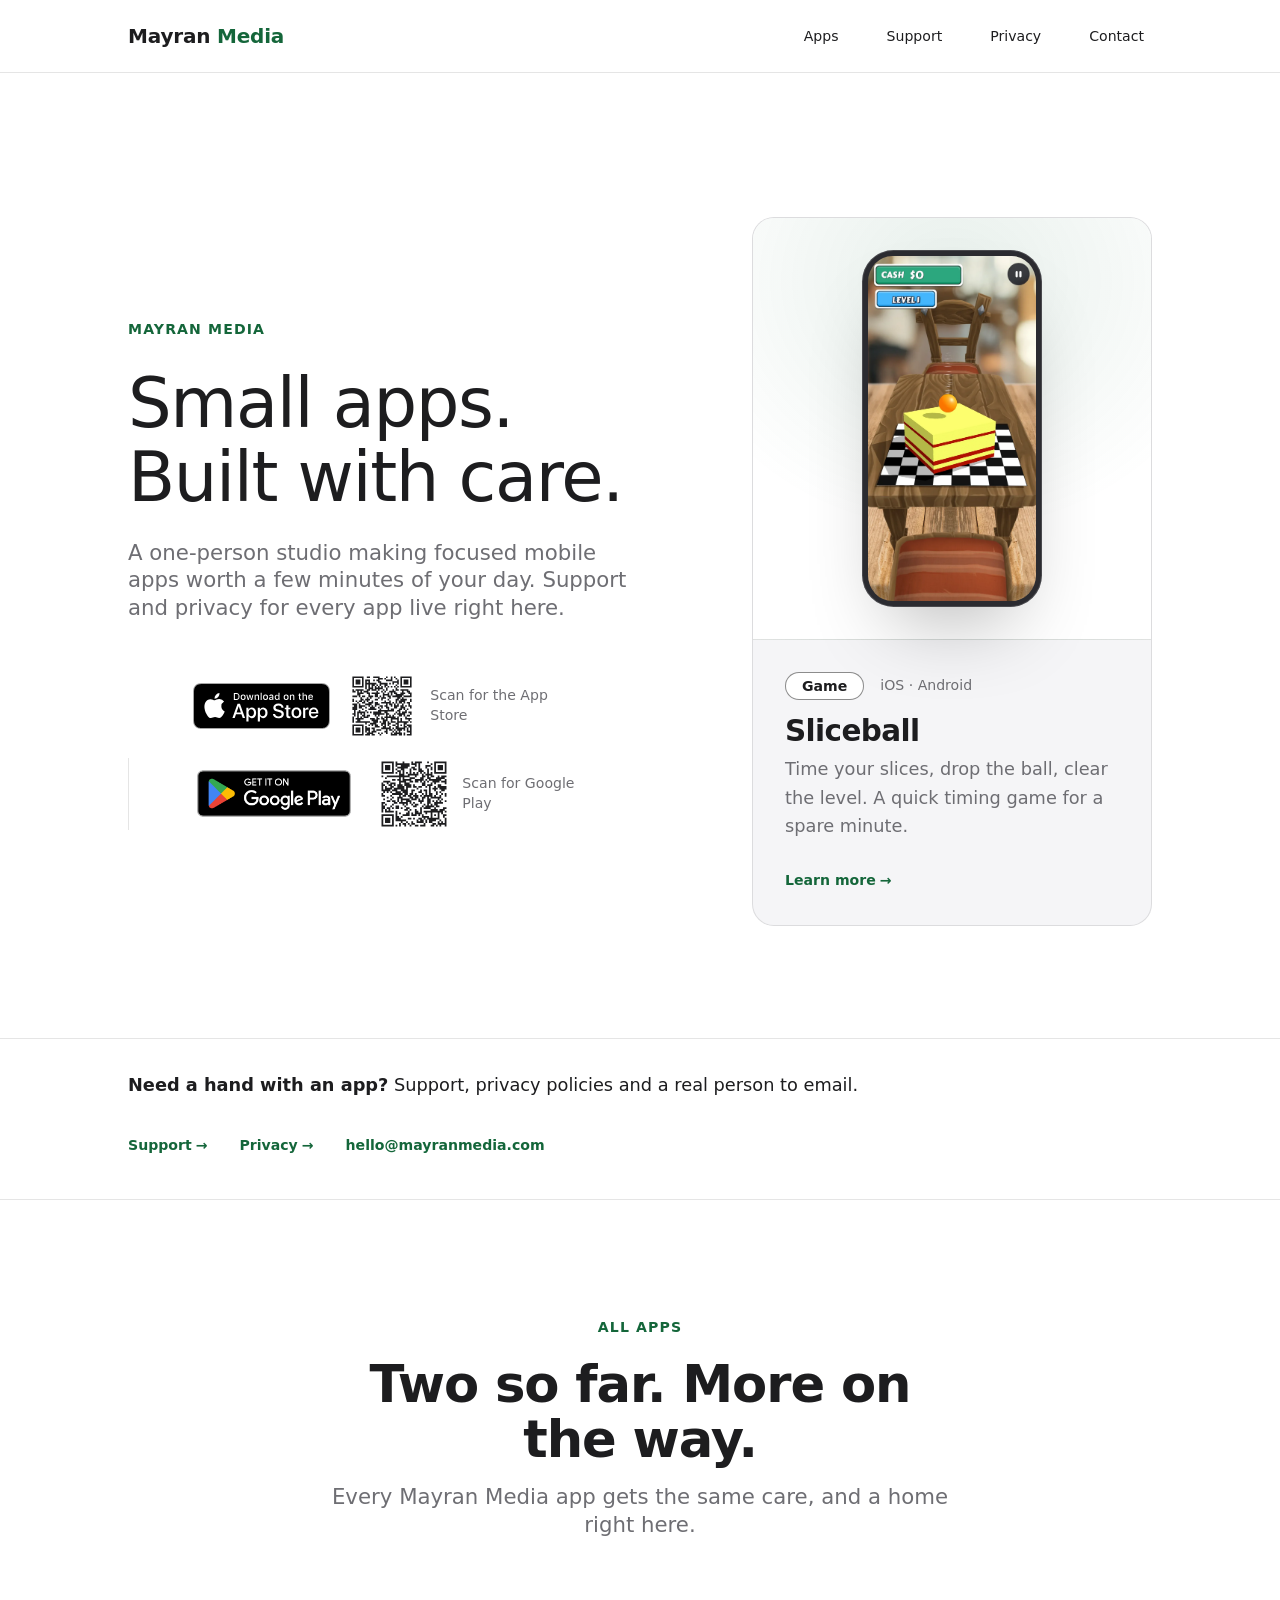
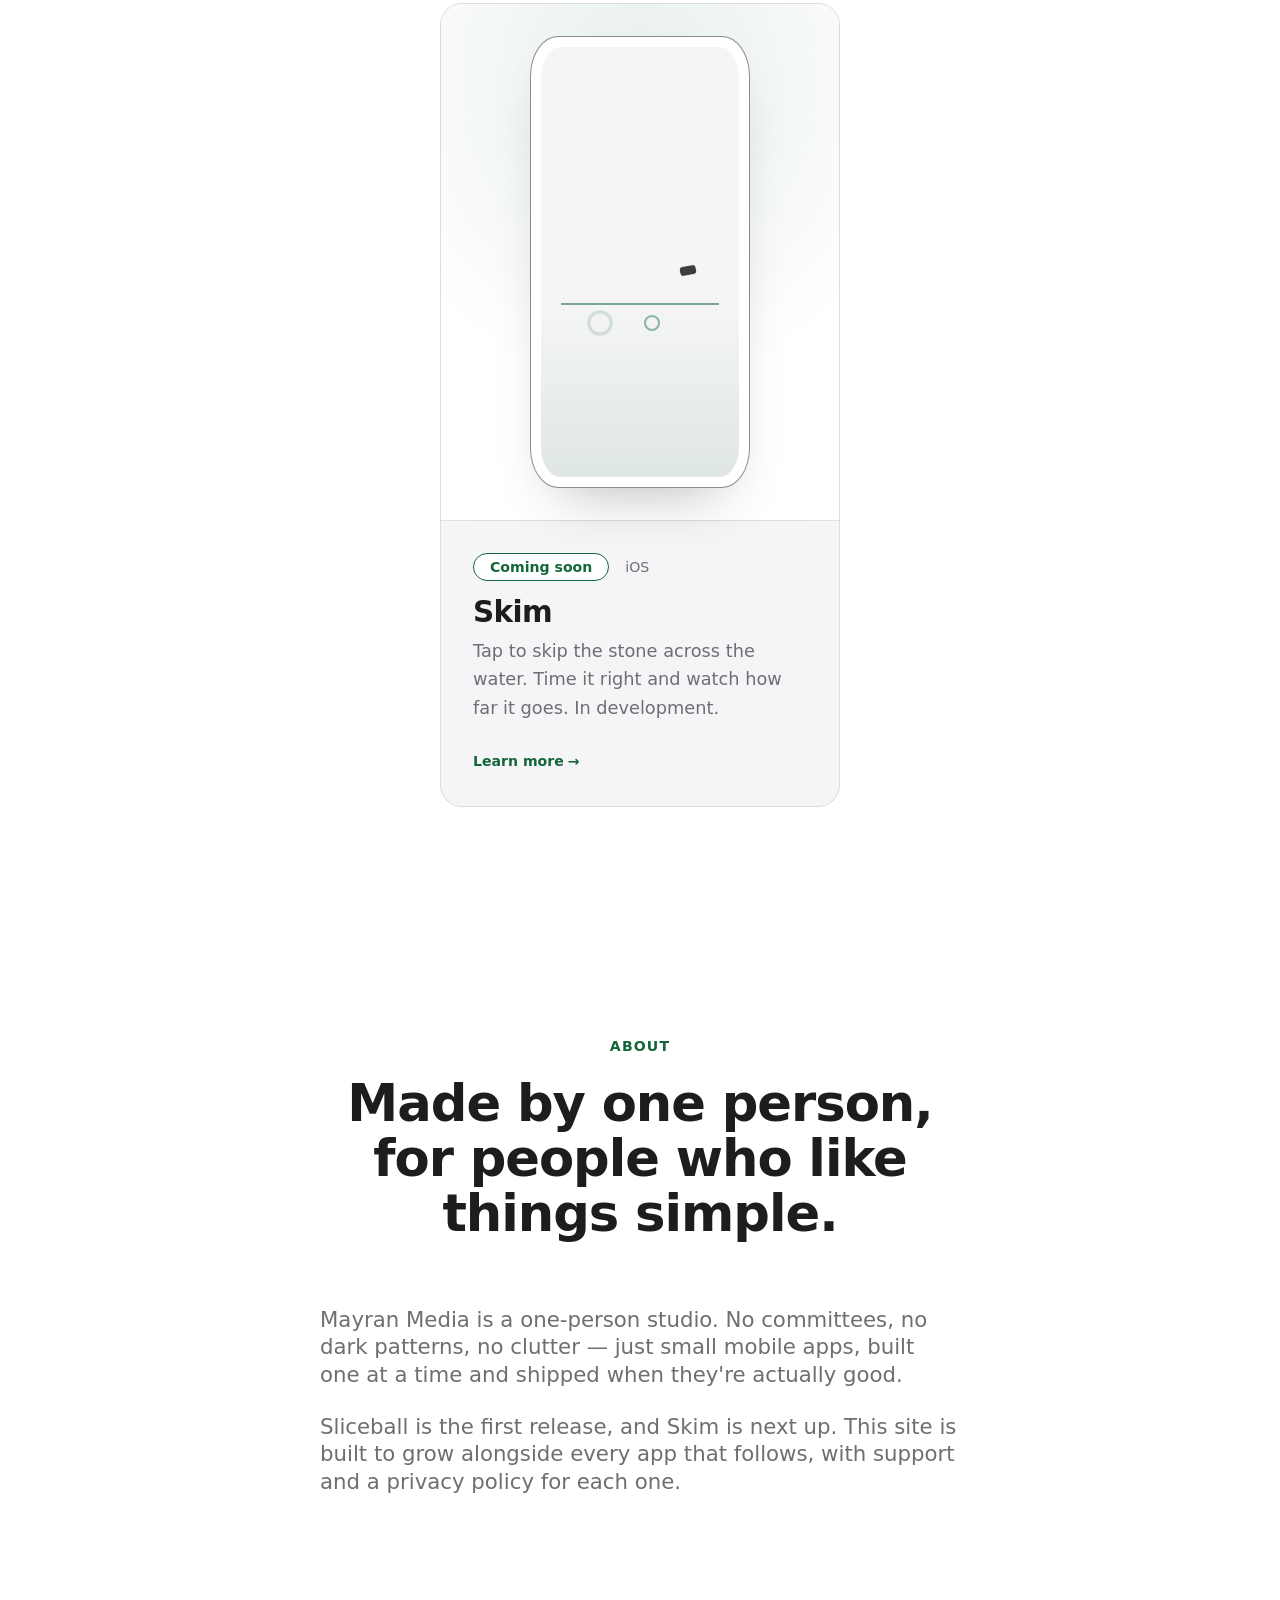
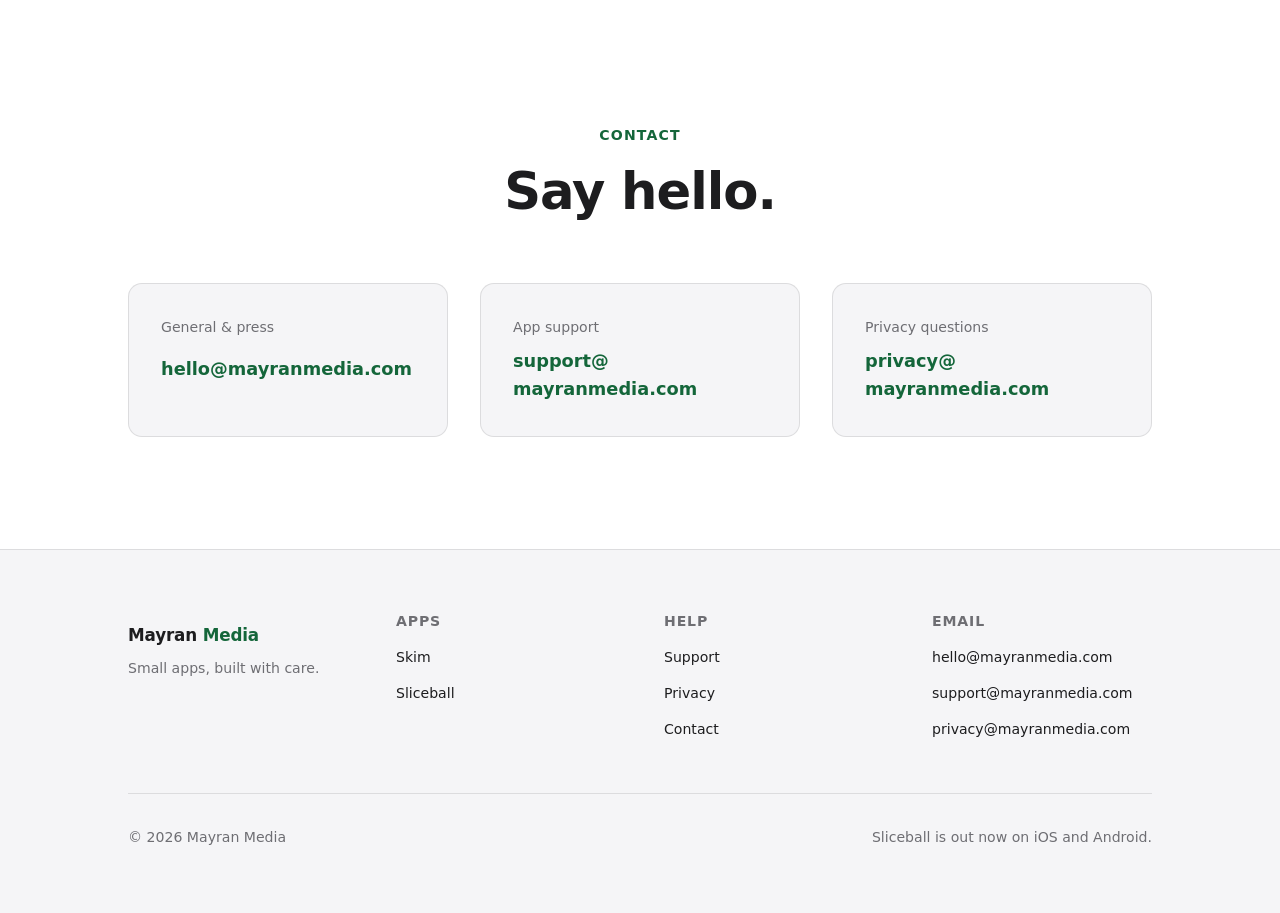
<file: index.html>
<!doctype html>
<html lang="en">
<head>
<meta charset="UTF-8">
<meta http-equiv="Content-Security-Policy" content="default-src 'self'; img-src 'self' data:; style-src 'self' 'unsafe-inline'; script-src 'self' 'unsafe-inline'; base-uri 'self'; object-src 'none'; form-action 'self'">
<meta name="viewport" content="width=device-width, initial-scale=1">
<script>
  /* Synchronous (NOT deferred) — sets html.js before first paint so
     style.css can tell "JS is running" from "JS is blocked/failed".
     See the .reveal comment in style.css for why this exists: without
     it, a scroll-reveal element would stay invisible forever for any
     visitor whose JS never runs. Keep this exact snippet — do not
     move it into script.js, which loads with `defer` (too late; it
     would run after first paint, and would never run at all if
     script.js itself is what's blocked).
  */
  document.documentElement.classList.add("js");
</script>
<title>Mayran Media — Small apps, built with care</title>
<meta name="description" content="Mayran Media is a one-person mobile app studio. Sliceball is out now on iOS and Android; Skim is in development. Support and privacy for every app, in one place.">
<meta name="theme-color" content="#ffffff">
<link rel="icon" href="data:image/svg+xml,%3Csvg xmlns='http://www.w3.org/2000/svg' viewBox='0 0 32 32'%3E%3Ccircle cx='16' cy='16' r='13' fill='%2314663a'/%3E%3C/svg%3E">
<link rel="stylesheet" href="tokens.css">
<link rel="stylesheet" href="style.css">
</head>
<body>
<a class="skip-link" href="#main">Skip to content</a>

<header class="site-header">
  <div class="container">
    <a class="wordmark" href="#top">Mayran <span class="accent">Media</span></a>
    <nav class="site-nav" aria-label="Primary">
      <ul>
        <li><a href="#apps">Apps</a></li>
        <li><a href="support/">Support</a></li>
        <li><a href="privacy/">Privacy</a></li>
        <li><a href="#contact">Contact</a></li>
      </ul>
    </nav>
  </div>
</header>

<main id="main">

  <!-- ====================== HERO (storefront) ======================
       The hero features ONE app: the most recently shipped one. When a
       new app ships it replaces the card and the store block (badge +
       QR) here, and the previous app stays listed in the #apps grid
       below. See DESIGN-SPEC.md → "Storefront hero". -->
  <section class="hero hero--storefront" id="top">
    <div class="container">
      <div class="hero__content reveal-group">
        <div class="hero__copy">
          <p class="eyebrow reveal">Mayran Media</p>
          <h1 class="reveal">Small apps.<br>Built with care.</h1>
          <p class="hero__lead text-body-lg reveal">
            A one-person studio making focused mobile apps worth a few
            minutes of your day. Support and privacy for every app live
            right here.
          </p>
          <div class="store-block reveal">
            <div class="store-block__store">
              <a class="store-badge store-badge--apple" href="https://apps.apple.com/us/app/sliceball-ball-drop-game/id6809610482" rel="noopener"><img src="assets/store/apple-app-store-badge.svg" alt="Download on the App Store" width="120" height="40"></a>
              <a class="store-block__qr" href="https://apps.apple.com/us/app/sliceball-ball-drop-game/id6809610482" rel="noopener"><img src="assets/store/qr-app-store.svg" alt="QR code: Sliceball on the App Store" width="180" height="180"><span>Scan for the App Store</span></a>
            </div>
            <div class="store-block__store">
              <a class="store-badge" href="https://play.google.com/store/apps/details?id=com.mayranmedia.sliceball" rel="noopener"><img src="assets/store/google-play-badge.png" alt="Get it on Google Play" width="646" height="250"></a>
              <a class="store-block__qr" href="https://play.google.com/store/apps/details?id=com.mayranmedia.sliceball" rel="noopener"><img src="assets/store/qr-google-play.svg" alt="QR code: Sliceball on Google Play" width="164" height="164"><span>Scan for Google Play</span></a>
            </div>
          </div>
        </div>
        <div class="hero__featured reveal">
          <article class="app-card">
          <div class="app-card__visual">
            <div class="device device--phone app-card__device">
              <img class="device__screen" src="sliceball/assets/showcase/screen-03-slicing.webp" alt="Sliceball: the ball dropping onto a stack of cards, mid-slice" width="900" height="1843" decoding="async">
            </div>
          </div>
          <div class="app-card__body">
            <div class="app-card__meta">
              <span class="badge">Game</span>
              <span class="app-card__platforms">iOS · Android</span>
            </div>
            <h3 class="app-card__title">
              <a class="app-card__link" href="sliceball/">Sliceball</a>
            </h3>
            <p class="app-card__description">
              Time your slices, drop the ball, clear the level. A quick timing
              game for a spare minute.
            </p>
            <div class="app-card__footer">
              <span class="link-cta" aria-hidden="true">Learn more <span class="arrow">→</span></span>
            </div>
          </div>
        </article>
        </div>
      </div>
    </div>
  </section>

  <!-- ============================ HELP STRIP =========================== -->
  <section class="help-strip" id="help" aria-label="Help">
    <div class="container">
      <p><strong>Need a hand with an app?</strong> Support, privacy policies and a real person to email.</p>
      <ul class="help-strip__links">
        <li><a class="link-cta" href="support/">Support <span class="arrow">→</span></a></li>
        <li><a class="link-cta" href="privacy/">Privacy <span class="arrow">→</span></a></li>
        <li><a class="link-cta" href="mailto:hello@mayranmedia.com">hello@<wbr>mayranmedia.com</a></li>
      </ul>
    </div>
  </section>

  <!-- ============================ ALL APPS =============================
       Skim briefly took over the hero 2026-09-14 (still pre-launch); the
       hero reverted to Sliceball 2026-09-15 since Skim has no store
       listing or way for a visitor to actually get it yet — see
       DESIGN-SPEC.md → "Skim placeholder" for the full back-and-forth.
       Skim lives here now with its abstract `.skim-scene` visual per the
       "unreleased app" `.app-card` rule. -->
  <section class="section" id="apps">
    <div class="container">
      <div class="section-header reveal">
        <p class="eyebrow">All apps</p>
        <h2>Two so far. More on the way.</h2>
        <p class="text-body-lg">Every Mayran Media app gets the same care, and a home right here.</p>
      </div>

      <div class="games-grid reveal">
        <!-- .app-card: reusable product-card component. Copy this whole
             <article> for each additional app — see DESIGN-SPEC.md.
             `.reveal` lives on `.games-grid`, not on individual cards. -->
        <article class="app-card">
          <div class="app-card__visual">
            <div class="skim-scene">
              <div class="skim-scene__phone">
                <div class="skim-scene__island" aria-hidden="true"></div>
                <div class="skim-scene__screen">
                  <div class="skim-scene__water" aria-hidden="true"></div>
                  <div class="skim-scene__waterline" aria-hidden="true"></div>
                  <div class="skim-scene__ripple skim-scene__ripple--1" aria-hidden="true"></div>
                  <div class="skim-scene__ripple skim-scene__ripple--2" aria-hidden="true"></div>
                  <div class="skim-scene__stone" aria-hidden="true"></div>
                </div>
              </div>
            </div>
          </div>
          <div class="app-card__body">
            <div class="app-card__meta">
              <span class="badge badge--coming-soon">Coming soon</span>
              <span class="app-card__platforms">iOS</span>
            </div>
            <h3 class="app-card__title">
              <a class="app-card__link" href="skim/">Skim</a>
            </h3>
            <p class="app-card__description">
              Tap to skip the stone across the water. Time it right and watch
              how far it goes. In development.
            </p>
            <div class="app-card__footer">
              <span class="link-cta" aria-hidden="true">Learn more <span class="arrow">→</span></span>
            </div>
          </div>
        </article>
        <!-- Next app goes here as another <article class="app-card">. -->
      </div>
    </div>
  </section>

  <!-- ============================= ABOUT =============================== -->
  <section class="section" id="about">
    <div class="container">
      <div class="section-header reveal">
        <p class="eyebrow">About</p>
        <h2>Made by one person, for people who like things simple.</h2>
      </div>
      <div class="measure reveal" style="margin-inline: auto;">
        <p class="text-body-lg">
          Mayran Media is a one-person studio. No committees, no dark
          patterns, no clutter — just small mobile apps, built one at a
          time and shipped when they're actually good.
        </p>
        <p class="text-body-lg" style="margin-top: var(--space-md);">
          Sliceball is the first release, and Skim is next up. This site is
          built to grow alongside every app that follows, with support and
          a privacy policy for each one.
        </p>
      </div>
    </div>
  </section>

  <!-- =========================== CONTACT =============================== -->
  <section class="section" id="contact">
    <div class="container">
      <div class="section-header reveal">
        <p class="eyebrow">Contact</p>
        <h2>Say hello.</h2>
      </div>
      <div class="contact-grid reveal">
        <div class="contact-card">
          <p class="contact-card__label">General &amp; press</p>
          <a href="mailto:hello@mayranmedia.com">hello@<wbr>mayranmedia.com</a>
        </div>
        <div class="contact-card">
          <p class="contact-card__label">App support</p>
          <a href="mailto:support@mayranmedia.com">support@<wbr>mayranmedia.com</a>
        </div>
        <div class="contact-card">
          <p class="contact-card__label">Privacy questions</p>
          <a href="mailto:privacy@mayranmedia.com">privacy@<wbr>mayranmedia.com</a>
        </div>
      </div>
    </div>
  </section>

</main>

<footer class="site-footer">
  <div class="container">
    <div class="footer-grid">
      <div class="footer-col">
        <p class="wordmark wordmark--footer">Mayran <span class="accent">Media</span></p>
        <p class="text-small text-secondary">Small apps, built with care.</p>
      </div>
      <div class="footer-col">
        <h3>Apps</h3>
        <ul>
          <li><a href="skim/">Skim</a></li>
          <li><a href="sliceball/">Sliceball</a></li>
        </ul>
      </div>
      <div class="footer-col">
        <h3>Help</h3>
        <ul>
          <li><a href="support/">Support</a></li>
          <li><a href="privacy/">Privacy</a></li>
          <li><a href="#contact">Contact</a></li>
        </ul>
      </div>
      <div class="footer-col">
        <h3>Email</h3>
        <ul>
          <li><a href="mailto:hello@mayranmedia.com">hello@<wbr>mayranmedia.com</a></li>
          <li><a href="mailto:support@mayranmedia.com">support@<wbr>mayranmedia.com</a></li>
          <li><a href="mailto:privacy@mayranmedia.com">privacy@<wbr>mayranmedia.com</a></li>
        </ul>
      </div>
    </div>
    <div class="footer-bottom">
      <p>© 2026 Mayran Media</p>
      <p>Sliceball is out now on iOS and Android.</p>
    </div>
  </div>
</footer>

<script src="script.js" defer></script>
</body>
</html>
</file>
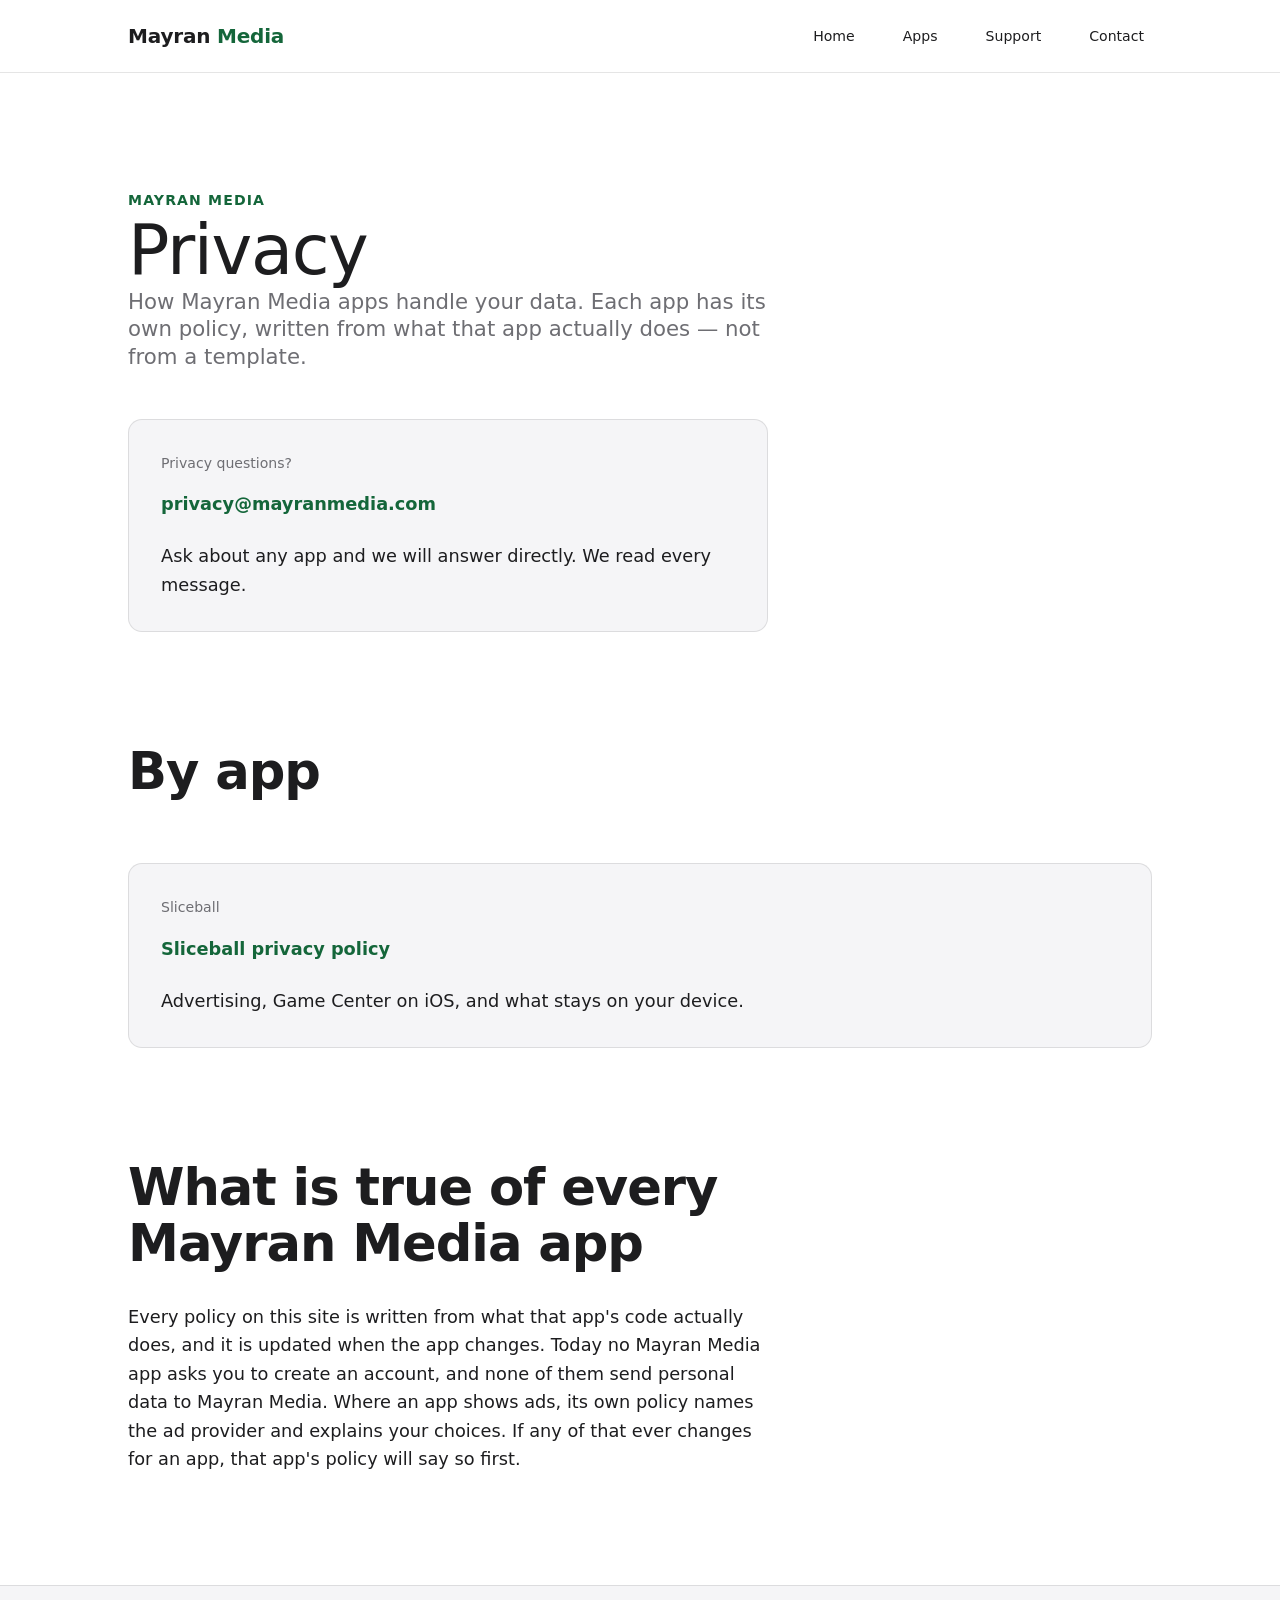
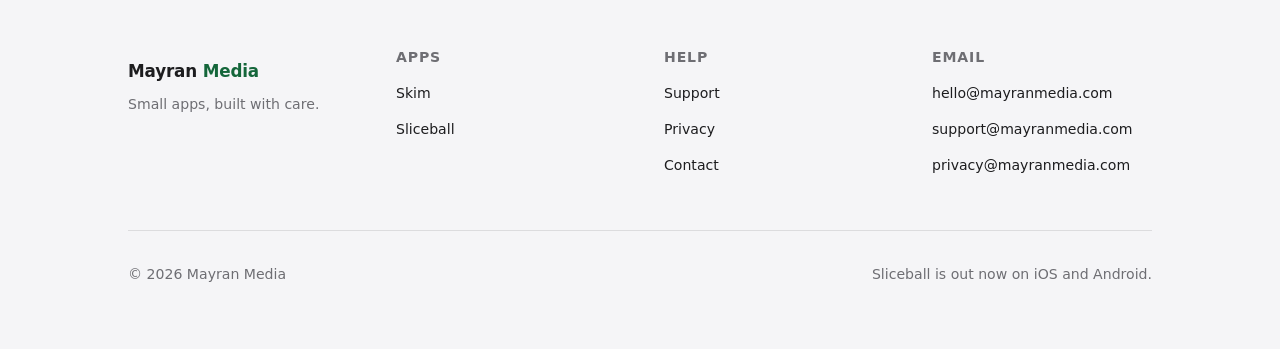
<file: privacy/index.html>
<!doctype html>
<html lang="en">
<head>
<meta charset="UTF-8">
<meta http-equiv="Content-Security-Policy" content="default-src 'self'; img-src 'self' data:; style-src 'self' 'unsafe-inline'; script-src 'self' 'unsafe-inline'; base-uri 'self'; object-src 'none'; form-action 'self'">
<meta name="viewport" content="width=device-width, initial-scale=1">
<script>
  /* Synchronous (NOT deferred) — sets html.js before first paint so
     style.css can tell "JS is running" from "JS is blocked/failed".
     See the .reveal comment in style.css for why this exists: without
     it, a scroll-reveal element would stay invisible forever for any
     visitor whose JS never runs. Keep this exact snippet — do not
     move it into script.js, which loads with `defer` (too late; it
     would run after first paint, and would never run at all if
     script.js itself is what's blocked).
  */
  document.documentElement.classList.add("js");
</script>
<title>Privacy — Mayran Media</title>
<meta name="description" content="How Mayran Media apps handle your data. Each app has its own privacy policy, written from what that app actually does.">
<meta name="theme-color" content="#ffffff">
<link rel="icon" href="data:image/svg+xml,%3Csvg xmlns='http://www.w3.org/2000/svg' viewBox='0 0 32 32'%3E%3Ccircle cx='16' cy='16' r='13' fill='%2314663a'/%3E%3C/svg%3E">
<link rel="stylesheet" href="../tokens.css">
<link rel="stylesheet" href="../style.css">
</head>
<body>
<a class="skip-link" href="#main">Skip to content</a>

<header class="site-header">
  <div class="container">
    <a class="wordmark" href="../">Mayran <span class="accent">Media</span></a>
    <nav class="site-nav" aria-label="Primary">
      <ul>
        <li><a href="../">Home</a></li>
        <li><a href="../#apps">Apps</a></li>
        <li><a href="../support/">Support</a></li>
        <li><a href="../#contact">Contact</a></li>
      </ul>
    </nav>
  </div>
</header>

<main id="main">

  <!-- ============================= INTRO ============================== -->
  <section class="section" id="top">
    <div class="container">
      <div class="measure reveal">
        <p class="eyebrow">Mayran Media</p>
        <h1>Privacy</h1>
        <p class="text-body-lg">How Mayran Media apps handle your data. Each app has its own policy, written from what that app actually does — not from a template.</p>
      </div>

      <!-- Person callout — .contact-card, the site's existing label+link block. -->
      <div class="contact-card measure reveal" style="margin-top: var(--space-xl);">
        <p class="contact-card__label">Privacy questions?</p>
        <a href="mailto:privacy@mayranmedia.com">privacy@<wbr>mayranmedia.com</a>
        <p style="margin-top: var(--space-sm);">Ask about any app and we will answer directly. We read every message.</p>
      </div>
    </div>
  </section>

  <!-- ============================== APPS =============================== -->
  <section class="section" style="padding-top: 0;" id="apps">
    <div class="container">
      <div class="section-header reveal" style="text-align: left; margin-inline: 0;">
        <h2>By app</h2>
      </div>
      <div class="contact-grid reveal">
        <!-- One .contact-card per app. Add a new app's card here when it
             ships — see DESIGN-SPEC.md → "Hub pages". -->
        <div class="contact-card">
          <p class="contact-card__label">Sliceball</p>
          <a href="../sliceball/privacy/">Sliceball privacy policy</a>
          <p style="margin-top: var(--space-sm);">Advertising, Game Center on iOS, and what stays on your device.</p>
        </div>
      </div>
    </div>
  </section>

  <!-- ====================== WHAT IS TRUE OF EVERY APP ================== -->
  <section class="section" style="padding-top: 0;">
    <div class="container">
      <div class="legal-content measure reveal">
        <h2>What is true of every Mayran Media app</h2>
        <p>
          Every policy on this site is written from what that app's code
          actually does, and it is updated when the app changes. Today no
          Mayran Media app asks you to create an account, and none of them
          send personal data to Mayran Media. Where an app shows ads, its
          own policy names the ad provider and explains your choices. If
          any of that ever changes for an app, that app's policy will say
          so first.
        </p>
      </div>
    </div>
  </section>

</main>

<footer class="site-footer">
  <div class="container">
    <div class="footer-grid">
      <div class="footer-col">
        <p class="wordmark wordmark--footer">Mayran <span class="accent">Media</span></p>
        <p class="text-small text-secondary">Small apps, built with care.</p>
      </div>
      <div class="footer-col">
        <h3>Apps</h3>
        <ul>
          <li><a href="../skim/">Skim</a></li>
          <li><a href="../sliceball/">Sliceball</a></li>
        </ul>
      </div>
      <div class="footer-col">
        <h3>Help</h3>
        <ul>
          <li><a href="../support/">Support</a></li>
          <li><a href="#top">Privacy</a></li>
          <li><a href="../#contact">Contact</a></li>
        </ul>
      </div>
      <div class="footer-col">
        <h3>Email</h3>
        <ul>
          <li><a href="mailto:hello@mayranmedia.com">hello@<wbr>mayranmedia.com</a></li>
          <li><a href="mailto:support@mayranmedia.com">support@<wbr>mayranmedia.com</a></li>
          <li><a href="mailto:privacy@mayranmedia.com">privacy@<wbr>mayranmedia.com</a></li>
        </ul>
      </div>
    </div>
    <div class="footer-bottom">
      <p>© 2026 Mayran Media</p>
      <p>Sliceball is out now on iOS and Android.</p>
    </div>
  </div>
</footer>

<script src="../script.js" defer></script>
</body>
</html>
</file>
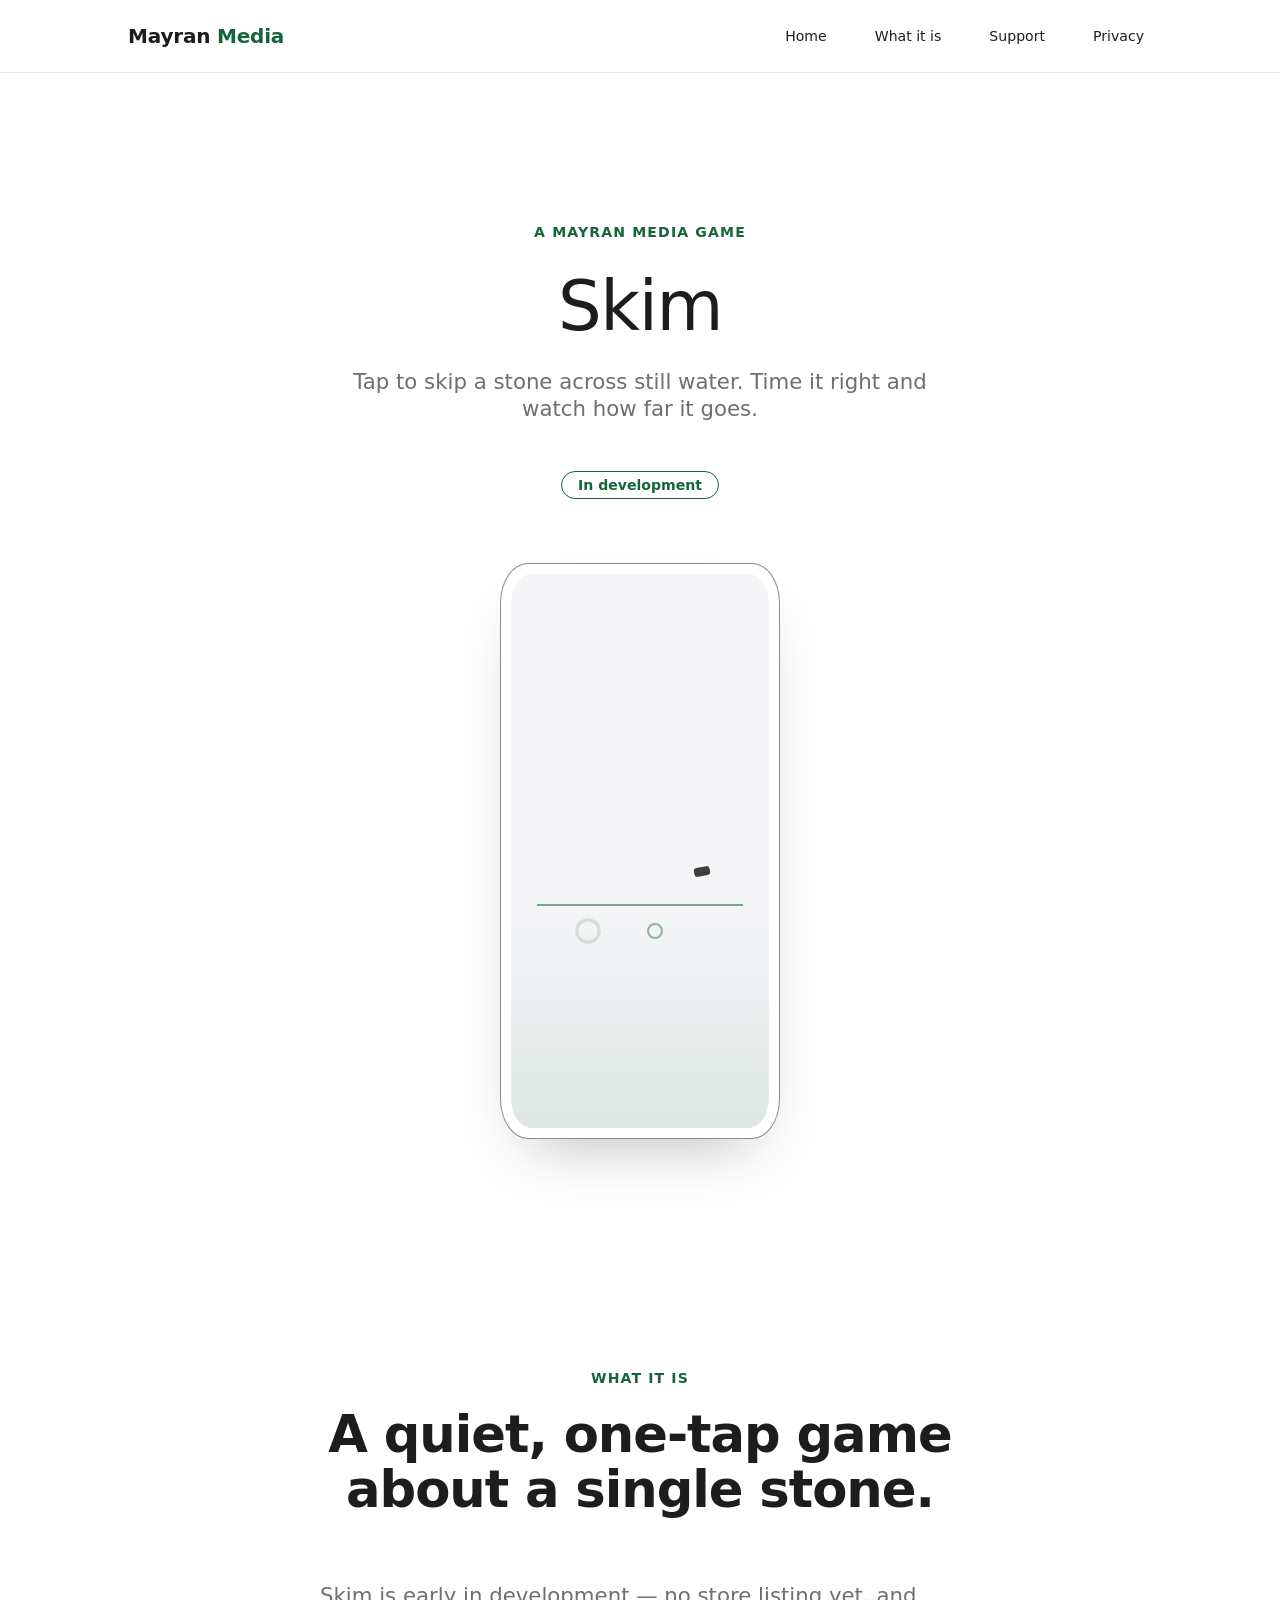
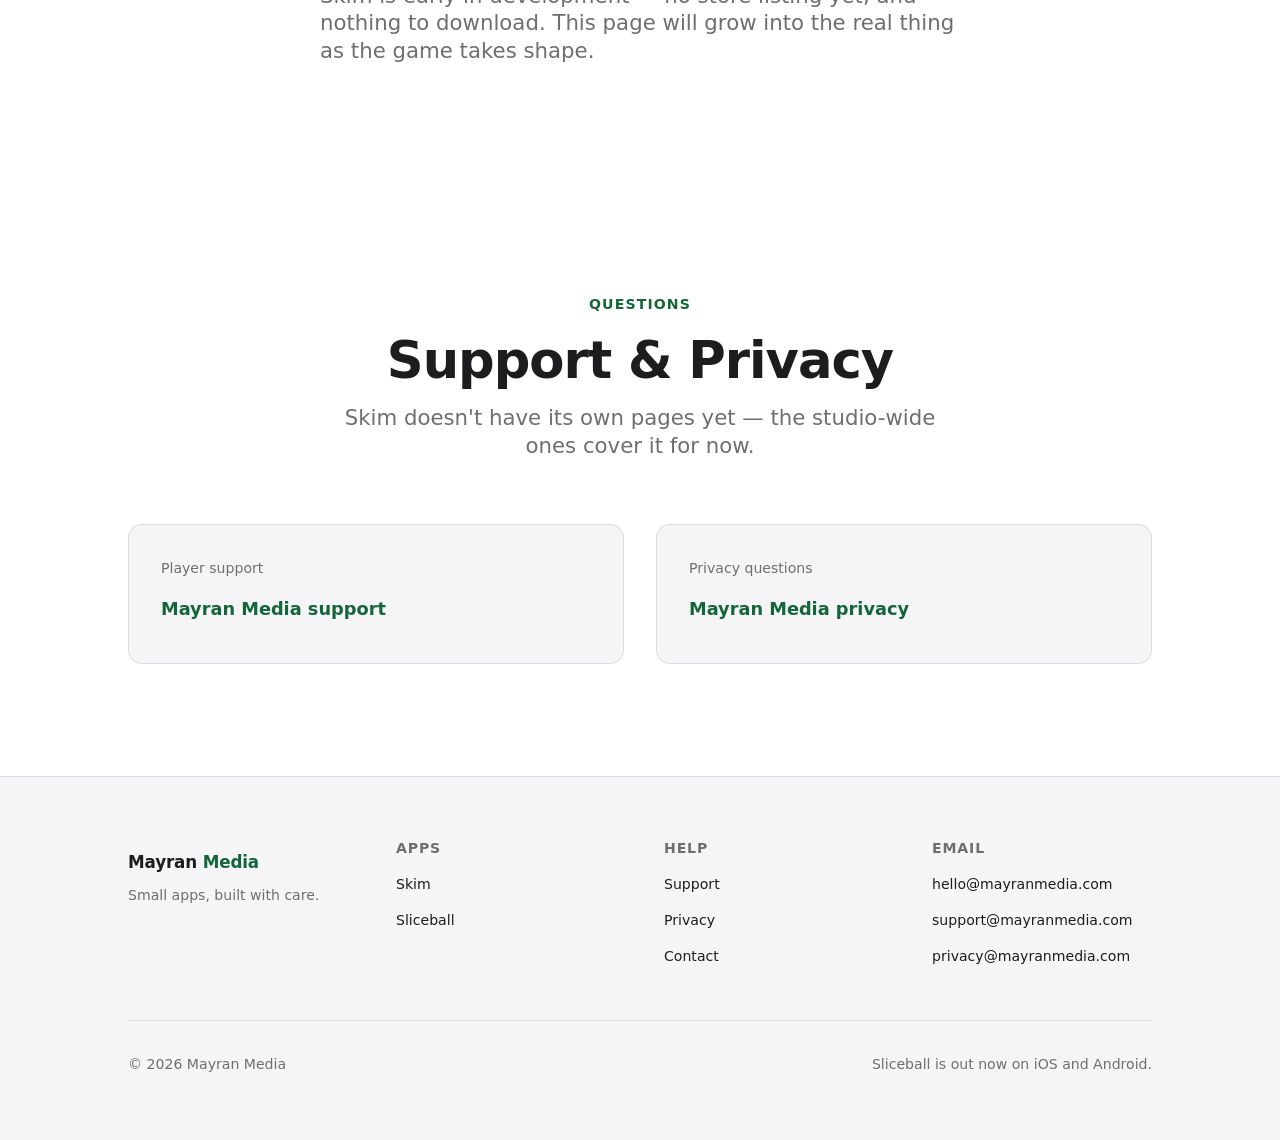
<file: skim/index.html>
<!doctype html>
<html lang="en">
<head>
<meta charset="UTF-8">
<meta http-equiv="Content-Security-Policy" content="default-src 'self'; img-src 'self' data:; style-src 'self' 'unsafe-inline'; script-src 'self' 'unsafe-inline'; base-uri 'self'; object-src 'none'; form-action 'self'">
<meta name="viewport" content="width=device-width, initial-scale=1">
<script>
  /* Synchronous (NOT deferred) — sets html.js before first paint so
     style.css can tell "JS is running" from "JS is blocked/failed".
     See the .reveal comment in style.css for why this exists: without
     it, a scroll-reveal element would stay invisible forever for any
     visitor whose JS never runs. Keep this exact snippet — do not
     move it into script.js, which loads with `defer` (too late; it
     would run after first paint, and would never run at all if
     script.js itself is what's blocked).
  */
  document.documentElement.classList.add("js");
</script>
<title>Skim — Mayran Media</title>
<meta name="description" content="Skim is a new game from Mayran Media — tap to skip a stone across still water. In development, not yet released.">
<meta name="theme-color" content="#ffffff">
<link rel="icon" href="data:image/svg+xml,%3Csvg xmlns='http://www.w3.org/2000/svg' viewBox='0 0 32 32'%3E%3Ccircle cx='16' cy='16' r='13' fill='%2314663a'/%3E%3C/svg%3E">
<link rel="stylesheet" href="../tokens.css">
<link rel="stylesheet" href="../style.css">
</head>
<body>
<a class="skip-link" href="#main">Skip to content</a>

<header class="site-header">
  <div class="container">
    <a class="wordmark" href="../">Mayran <span class="accent">Media</span></a>
    <nav class="site-nav" aria-label="Primary">
      <ul>
        <li><a href="../">Home</a></li>
        <li><a href="#about">What it is</a></li>
        <li><a href="../support/">Support</a></li>
        <li><a href="../privacy/">Privacy</a></li>
      </ul>
    </nav>
  </div>
</header>

<main id="main">

  <!-- ============================= HERO =============================
       Placeholder page, built 2026-09-14 while Skim is still in
       development (no store listing, no captured screenshots or footage
       yet) — see DESIGN-SPEC.md → "Skim placeholder". Reuses the
       Sliceball page's "direction C" hero shape (centred copy + a single
       visual as a sibling of `.hero__content`), but the store block is
       replaced with a plain "In development" badge (nothing to link to
       yet) and the visual is `.skim-scene`, the same static abstract
       illustration used on the homepage card, sized up. -->
  <section class="hero hero--story" id="top">
    <div class="container">
      <div class="hero__content reveal-group">
        <p class="eyebrow reveal">A Mayran Media game</p>
        <h1 class="reveal">Skim</h1>
        <p class="hero__lead text-body-lg reveal">
          Tap to skip a stone across still water. Time it right and watch how far it goes.
        </p>
        <div class="store-block reveal">
          <div class="store-block__badges">
            <span class="badge badge--coming-soon">In development</span>
          </div>
        </div>
      </div>

      <div class="device-figure hero__device reveal">
        <div class="skim-scene">
          <div class="skim-scene__phone">
            <div class="skim-scene__island" aria-hidden="true"></div>
            <div class="skim-scene__screen">
              <div class="skim-scene__water" aria-hidden="true"></div>
              <div class="skim-scene__waterline" aria-hidden="true"></div>
              <div class="skim-scene__ripple skim-scene__ripple--1" aria-hidden="true"></div>
              <div class="skim-scene__ripple skim-scene__ripple--2" aria-hidden="true"></div>
              <div class="skim-scene__stone" aria-hidden="true"></div>
            </div>
          </div>
        </div>
      </div>
    </div>
  </section>

  <!-- ============================= ABOUT ============================= -->
  <section class="section" id="about">
    <div class="container">
      <div class="section-header reveal">
        <p class="eyebrow">What it is</p>
        <h2>A quiet, one-tap game about a single stone.</h2>
      </div>
      <div class="measure reveal" style="margin-inline: auto;">
        <p class="text-body-lg">
          Skim is early in development — no store listing yet, and nothing
          to download. This page will grow into the real thing as the game
          takes shape.
        </p>
      </div>
    </div>
  </section>

  <!-- ============================ CONTACT ============================= -->
  <section class="section" id="contact">
    <div class="container">
      <div class="section-header reveal">
        <p class="eyebrow">Questions</p>
        <h2>Support &amp; Privacy</h2>
        <p class="text-body-lg">Skim doesn't have its own pages yet — the studio-wide ones cover it for now.</p>
      </div>
      <div class="contact-grid reveal">
        <div class="contact-card">
          <p class="contact-card__label">Player support</p>
          <a href="../support/">Mayran Media support</a>
        </div>
        <div class="contact-card">
          <p class="contact-card__label">Privacy questions</p>
          <a href="../privacy/">Mayran Media privacy</a>
        </div>
      </div>
    </div>
  </section>

</main>

<footer class="site-footer">
  <div class="container">
    <div class="footer-grid">
      <div class="footer-col">
        <p class="wordmark wordmark--footer">Mayran <span class="accent">Media</span></p>
        <p class="text-small text-secondary">Small apps, built with care.</p>
      </div>
      <div class="footer-col">
        <h3>Apps</h3>
        <ul>
          <li><a href="#top">Skim</a></li>
          <li><a href="../sliceball/">Sliceball</a></li>
        </ul>
      </div>
      <div class="footer-col">
        <h3>Help</h3>
        <ul>
          <li><a href="../support/">Support</a></li>
          <li><a href="../privacy/">Privacy</a></li>
          <li><a href="../#contact">Contact</a></li>
        </ul>
      </div>
      <div class="footer-col">
        <h3>Email</h3>
        <ul>
          <li><a href="mailto:hello@mayranmedia.com">hello@<wbr>mayranmedia.com</a></li>
          <li><a href="mailto:support@mayranmedia.com">support@<wbr>mayranmedia.com</a></li>
          <li><a href="mailto:privacy@mayranmedia.com">privacy@<wbr>mayranmedia.com</a></li>
        </ul>
      </div>
    </div>
    <div class="footer-bottom">
      <p>© 2026 Mayran Media</p>
      <p>Sliceball is out now on iOS and Android.</p>
    </div>
  </div>
</footer>

<script src="../script.js" defer></script>
</body>
</html>
</file>
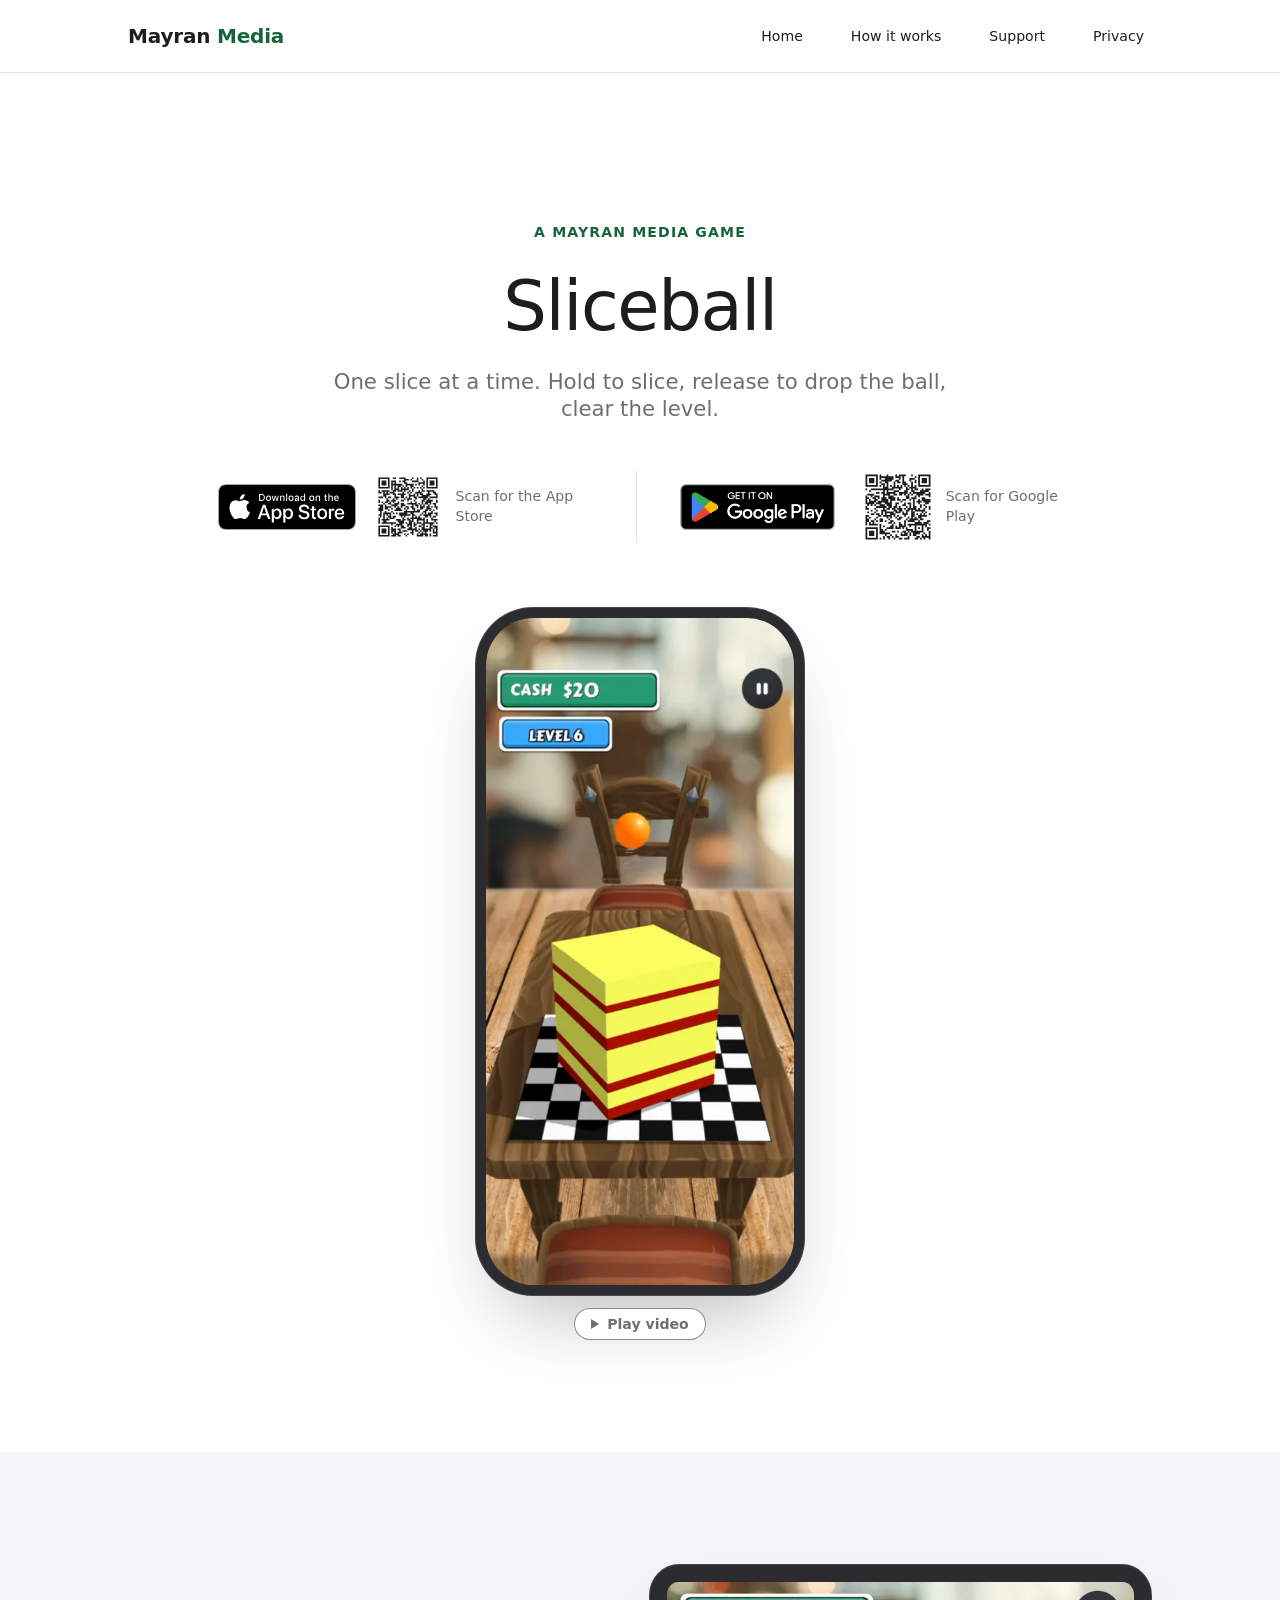
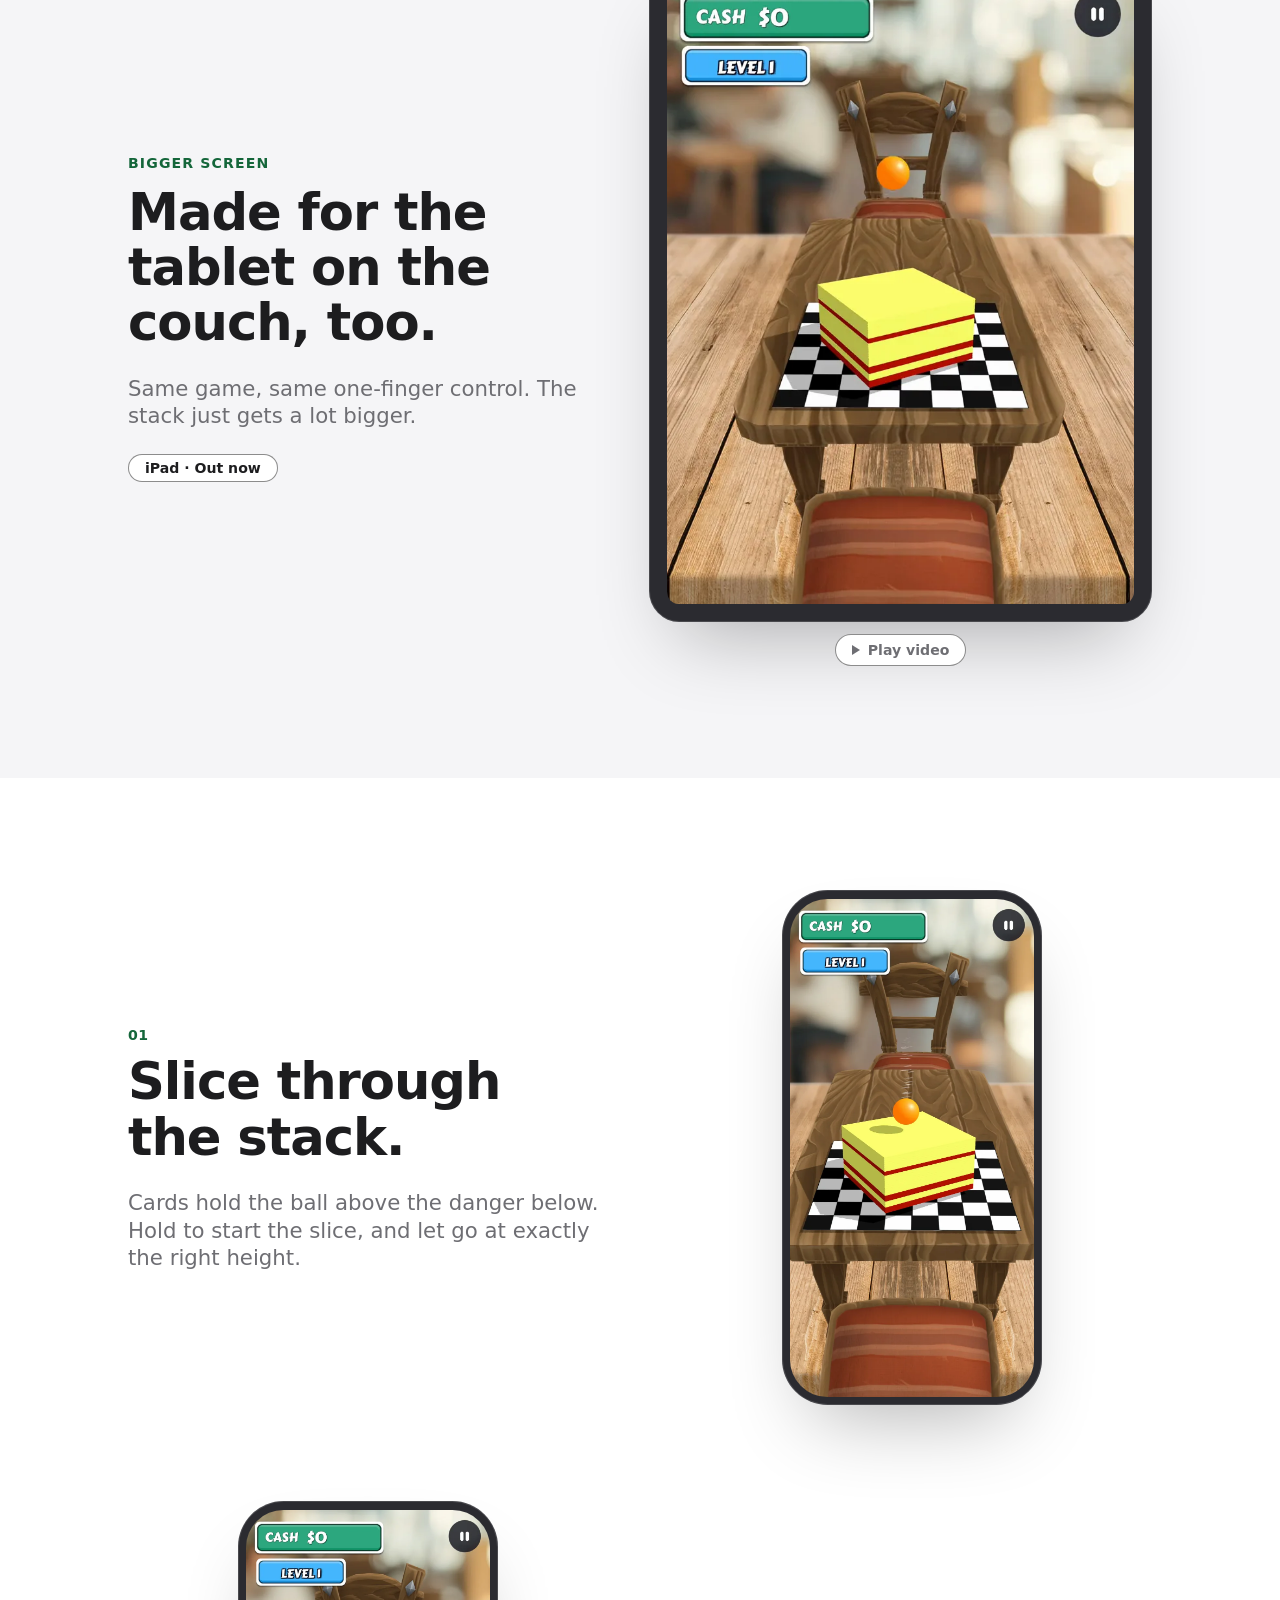
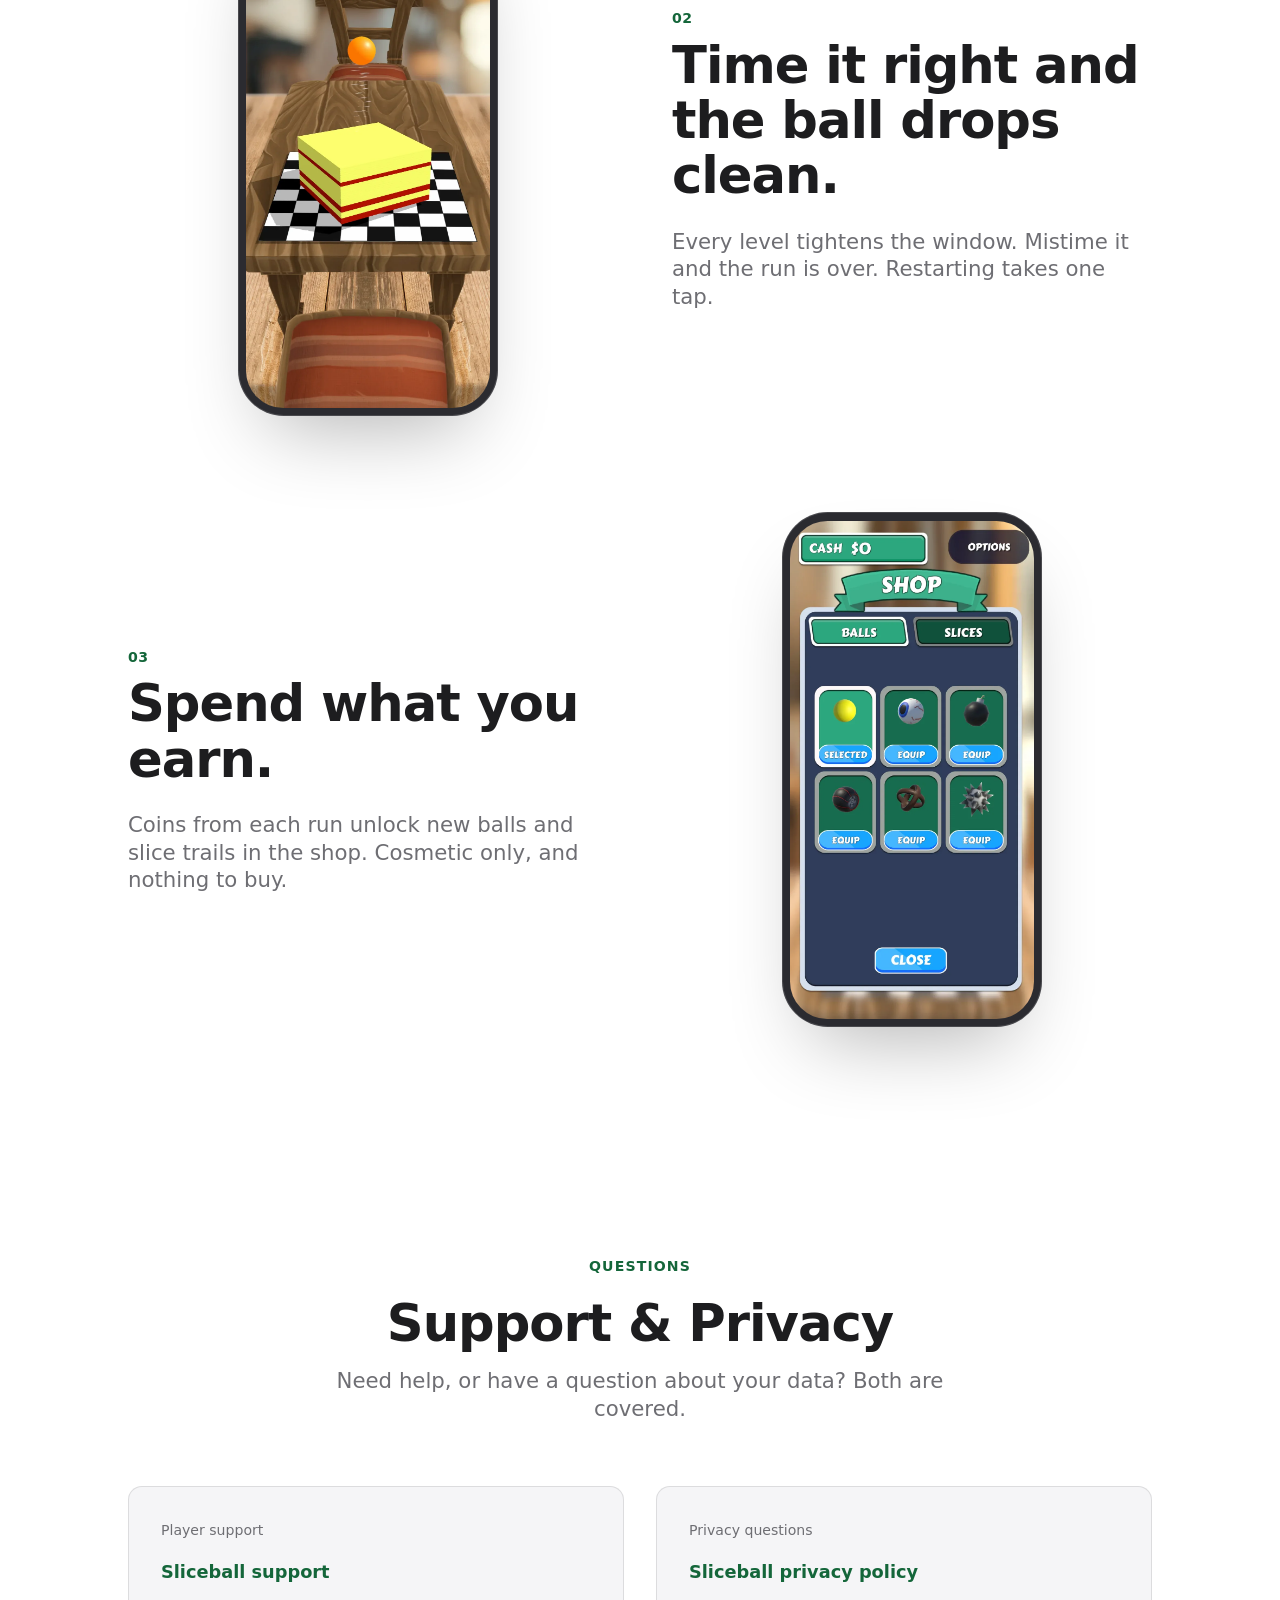
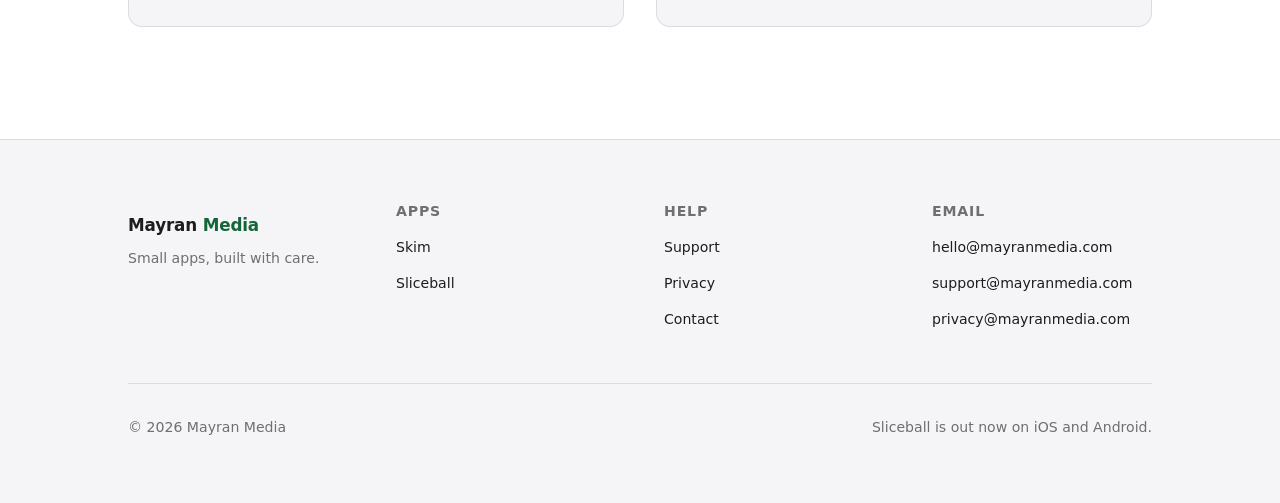
<file: sliceball/index.html>
<!doctype html>
<html lang="en">
<head>
<meta charset="UTF-8">
<meta http-equiv="Content-Security-Policy" content="default-src 'self'; img-src 'self' data:; style-src 'self' 'unsafe-inline'; script-src 'self' 'unsafe-inline'; base-uri 'self'; object-src 'none'; form-action 'self'">
<meta name="viewport" content="width=device-width, initial-scale=1">
<script>
  /* Synchronous (NOT deferred) — sets html.js before first paint so
     style.css can tell "JS is running" from "JS is blocked/failed".
     See the .reveal comment in style.css for why this exists: without
     it, a scroll-reveal element would stay invisible forever for any
     visitor whose JS never runs. Keep this exact snippet — do not
     move it into script.js, which loads with `defer` (too late; it
     would run after first paint, and would never run at all if
     script.js itself is what's blocked).
  */
  document.documentElement.classList.add("js");
</script>
<title>Sliceball — Mayran Media</title>
<meta name="description" content="Sliceball is a fast, focused timing game from Mayran Media — slice the stack, drop the ball, clear the level. Out now on iOS and Android.">
<meta name="theme-color" content="#ffffff">
<link rel="icon" href="data:image/svg+xml,%3Csvg xmlns='http://www.w3.org/2000/svg' viewBox='0 0 32 32'%3E%3Ccircle cx='16' cy='16' r='13' fill='%2314663a'/%3E%3C/svg%3E">
<link rel="stylesheet" href="../tokens.css">
<link rel="stylesheet" href="../style.css">
</head>
<body>
<a class="skip-link" href="#main">Skip to content</a>

<header class="site-header">
  <div class="container">
    <a class="wordmark" href="../">Mayran <span class="accent">Media</span></a>
    <nav class="site-nav" aria-label="Primary">
      <ul>
        <li><a href="../">Home</a></li>
        <li><a href="#features">How it works</a></li>
        <li><a href="support/">Support</a></li>
        <li><a href="privacy/">Privacy</a></li>
      </ul>
    </nav>
  </div>
</header>

<main id="main">

  <!-- ============================= HERO =============================
       Direction C ("Story"), chosen by Jonathan 2026-09-13 from three
       mockups. Centered copy + the store block, then ONE phone playing
       real footage that hangs down over the grey section below it. The
       phone (`.hero__device`) is a SIBLING of `.hero__content`, not a
       child: the hero-parallax fade in style.css targets `.hero__content`
       and must never dim the footage (same rule as the homepage's
       featured card - see DESIGN-SPEC.md "Storefront hero"). -->
  <section class="hero hero--story" id="top">
    <div class="container">
      <div class="hero__content reveal-group">
        <p class="eyebrow reveal">A Mayran Media game</p>
        <h1 class="reveal">Sliceball</h1>
        <p class="hero__lead text-body-lg reveal">
          One slice at a time. Hold to slice, release to drop the ball, clear the level.
        </p>
        <div class="store-block reveal">
          <div class="store-block__store">
            <a class="store-badge store-badge--apple" href="https://apps.apple.com/us/app/sliceball-ball-drop-game/id6809610482" rel="noopener"><img src="../assets/store/apple-app-store-badge.svg" alt="Download on the App Store" width="120" height="40"></a>
            <a class="store-block__qr" href="https://apps.apple.com/us/app/sliceball-ball-drop-game/id6809610482" rel="noopener"><img src="../assets/store/qr-app-store.svg" alt="QR code: Sliceball on the App Store" width="180" height="180"><span>Scan for the App Store</span></a>
          </div>
          <div class="store-block__store">
            <a class="store-badge" href="https://play.google.com/store/apps/details?id=com.mayranmedia.sliceball" rel="noopener"><img src="../assets/store/google-play-badge.png" alt="Get it on Google Play" width="646" height="250"></a>
            <a class="store-block__qr" href="https://play.google.com/store/apps/details?id=com.mayranmedia.sliceball" rel="noopener"><img src="../assets/store/qr-google-play.svg" alt="QR code: Sliceball on Google Play" width="164" height="164"><span>Scan for Google Play</span></a>
          </div>
        </div>
      </div>

      <!-- Real phone footage in the generic phone frame. The pause chip
           sits UNDER the device on purpose: the game's own pause button
           is visible in the footage, so a glyph overlaid on the screen
           read as a duplicate control. -->
      <div class="device-figure hero__device reveal" id="showcase">
        <div class="device device--phone">
          <video class="device__screen" width="444" height="960" autoplay muted loop playsinline poster="assets/showcase/gameplay-iphone-poster.webp" aria-label="Real Sliceball gameplay: slicing down through a stack and clearing the level."><source src="assets/showcase/gameplay-iphone.mp4" type="video/mp4"></video>
        </div>
        <button type="button" class="video-toggle" data-state="playing" aria-pressed="true" aria-label="Pause video (phone gameplay)">
          <span class="video-toggle__icon video-toggle__icon--pause" aria-hidden="true"></span>
          <span class="video-toggle__icon video-toggle__icon--play" aria-hidden="true"></span>
          <span class="video-toggle__text video-toggle__text--pause" aria-hidden="true">Pause video</span>
          <span class="video-toggle__text video-toggle__text--play" aria-hidden="true">Play video</span>
        </button>
      </div>
    </div>
  </section>

  <!-- ============================= TABLET =============================
       Grey band the hero phone overlaps into (`.story-tablet` carries the
       overlap spacer in its top padding). Copy left, tablet right;
       stacks copy-first and centered at 800px and below. -->
  <section class="story-tablet" id="tablet">
    <div class="container story-tablet__grid">
      <div class="story-tablet__copy reveal-group">
        <p class="eyebrow reveal">Bigger screen</p>
        <h2 class="reveal">Made for the tablet on the couch, too.</h2>
        <p class="text-body-lg reveal">Same game, same one-finger control. The stack just gets a lot bigger.</p>
        <div class="story-tablet__pills reveal">
          <a class="badge" href="https://apps.apple.com/us/app/sliceball-ball-drop-game/id6809610482" rel="noopener">iPad · Out now</a>
        </div>
      </div>
      <div class="device-figure story-tablet__device reveal">
        <div class="device device--tablet">
          <video class="device__screen" width="720" height="960" autoplay muted loop playsinline poster="assets/showcase/gameplay-ipad-poster.webp" aria-label="Real Sliceball gameplay on a tablet: a second run, slicing down through a stack."><source src="assets/showcase/gameplay-ipad.mp4" type="video/mp4"></video>
        </div>
        <button type="button" class="video-toggle" data-state="playing" aria-pressed="true" aria-label="Pause video (tablet gameplay)">
          <span class="video-toggle__icon video-toggle__icon--pause" aria-hidden="true"></span>
          <span class="video-toggle__icon video-toggle__icon--play" aria-hidden="true"></span>
          <span class="video-toggle__text video-toggle__text--pause" aria-hidden="true">Pause video</span>
          <span class="video-toggle__text video-toggle__text--play" aria-hidden="true">Play video</span>
        </button>
      </div>
    </div>
  </section>

  <!-- ============================ FEATURES ============================
       Three alternating rows (text | phone, phone | text, text | phone)
       telling the game in order: slice, time it, spend. Replaces both the
       old "More screens" strip and the "How it works" card grid. The
       alternation is done with CSS `order`, so the DOM stays text-first
       in every row for screen readers and keyboard users. Only the three
       screen-NN-*.webp shots (island cropped off) are used here. -->
  <section class="section feature-rows" id="features">
    <div class="container">
      <article class="feature-row reveal">
        <div class="feature-row__copy">
          <span class="feature-row__index" aria-hidden="true">01</span>
          <h2>Slice through the stack.</h2>
          <p class="text-body-lg">Cards hold the ball above the danger below. Hold to start the slice, and let go at exactly the right height.</p>
        </div>
        <div class="feature-row__device">
          <div class="device device--phone">
            <img class="device__screen" src="assets/showcase/screen-03-slicing.webp" alt="The slicing moment, right as the ball meets the stack" width="900" height="1843" loading="lazy" decoding="async">
          </div>
        </div>
      </article>
      <article class="feature-row reveal">
        <div class="feature-row__copy">
          <span class="feature-row__index" aria-hidden="true">02</span>
          <h2>Time it right and the ball drops clean.</h2>
          <p class="text-body-lg">Every level tightens the window. Mistime it and the run is over. Restarting takes one tap.</p>
        </div>
        <div class="feature-row__device">
          <div class="device device--phone">
            <img class="device__screen" src="assets/showcase/screen-02-gameplay.webp" alt="Gameplay: a ball dropping onto a card stack" width="900" height="1843" loading="lazy" decoding="async">
          </div>
        </div>
      </article>
      <article class="feature-row reveal">
        <div class="feature-row__copy">
          <span class="feature-row__index" aria-hidden="true">03</span>
          <h2>Spend what you earn.</h2>
          <p class="text-body-lg">Coins from each run unlock new balls and slice trails in the shop. Cosmetic only, and nothing to buy.</p>
        </div>
        <div class="feature-row__device">
          <div class="device device--phone">
            <img class="device__screen" src="assets/showcase/screen-05-shop-balls.webp" alt="Choosing a new ball skin in the shop" width="900" height="1843" loading="lazy" decoding="async">
          </div>
        </div>
      </article>
    </div>
  </section>

  <!-- ============================ CONTACT ============================= -->
  <section class="section" id="contact">
    <div class="container">
      <div class="section-header reveal">
        <p class="eyebrow">Questions</p>
        <h2>Support &amp; Privacy</h2>
        <p class="text-body-lg">Need help, or have a question about your data? Both are covered.</p>
      </div>
      <div class="contact-grid reveal">
        <div class="contact-card">
          <p class="contact-card__label">Player support</p>
          <a href="support/">Sliceball support</a>
        </div>
        <div class="contact-card">
          <p class="contact-card__label">Privacy questions</p>
          <a href="privacy/">Sliceball privacy policy</a>
        </div>
      </div>
    </div>
  </section>

</main>

<footer class="site-footer">
  <div class="container">
    <div class="footer-grid">
      <div class="footer-col">
        <p class="wordmark wordmark--footer">Mayran <span class="accent">Media</span></p>
        <p class="text-small text-secondary">Small apps, built with care.</p>
      </div>
      <div class="footer-col">
        <h3>Apps</h3>
        <ul>
          <li><a href="../skim/">Skim</a></li>
          <li><a href="#top">Sliceball</a></li>
        </ul>
      </div>
      <div class="footer-col">
        <h3>Help</h3>
        <ul>
          <li><a href="../support/">Support</a></li>
          <li><a href="../privacy/">Privacy</a></li>
          <li><a href="../#contact">Contact</a></li>
        </ul>
      </div>
      <div class="footer-col">
        <h3>Email</h3>
        <ul>
          <li><a href="mailto:hello@mayranmedia.com">hello@<wbr>mayranmedia.com</a></li>
          <li><a href="mailto:support@mayranmedia.com">support@<wbr>mayranmedia.com</a></li>
          <li><a href="mailto:privacy@mayranmedia.com">privacy@<wbr>mayranmedia.com</a></li>
        </ul>
      </div>
    </div>
    <div class="footer-bottom">
      <p>© 2026 Mayran Media</p>
      <p>Sliceball is out now on iOS and Android.</p>
    </div>
  </div>
</footer>

<script src="../script.js" defer></script>
</body>
</html>
</file>
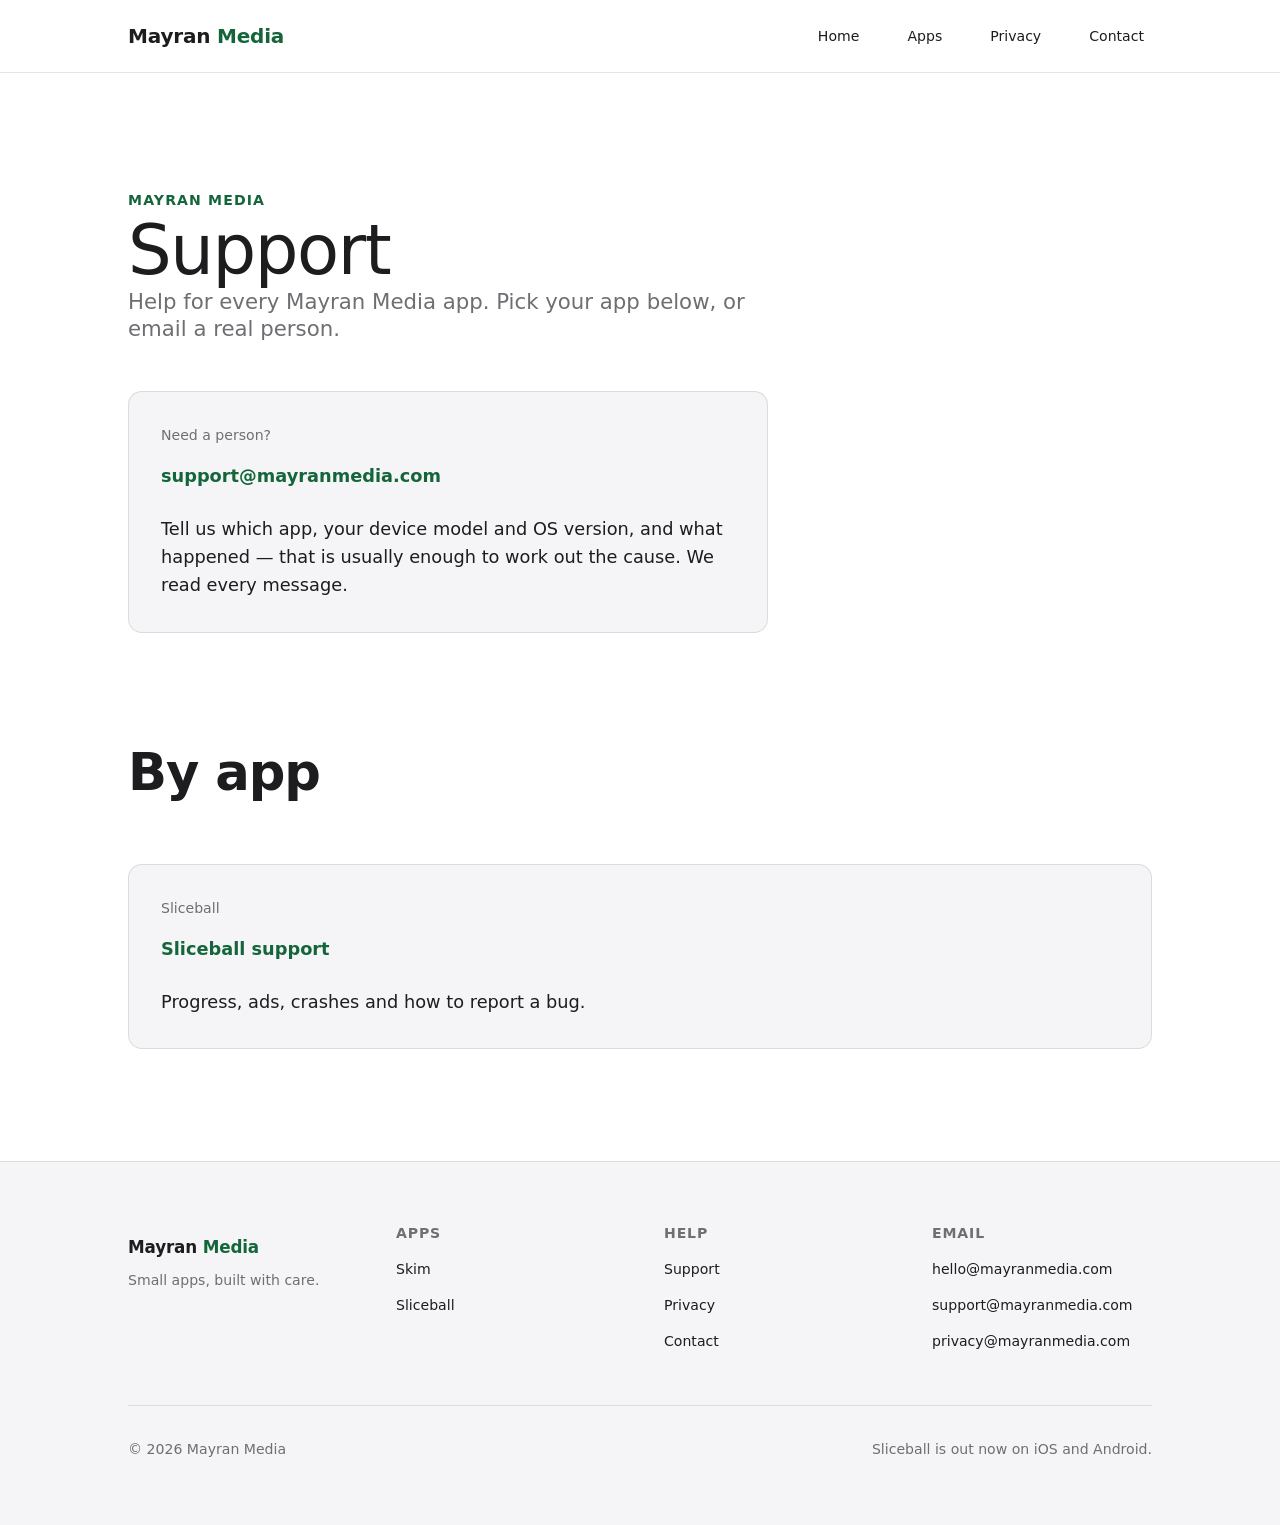
<file: support/index.html>
<!doctype html>
<html lang="en">
<head>
<meta charset="UTF-8">
<meta http-equiv="Content-Security-Policy" content="default-src 'self'; img-src 'self' data:; style-src 'self' 'unsafe-inline'; script-src 'self' 'unsafe-inline'; base-uri 'self'; object-src 'none'; form-action 'self'">
<meta name="viewport" content="width=device-width, initial-scale=1">
<script>
  /* Synchronous (NOT deferred) — sets html.js before first paint so
     style.css can tell "JS is running" from "JS is blocked/failed".
     See the .reveal comment in style.css for why this exists: without
     it, a scroll-reveal element would stay invisible forever for any
     visitor whose JS never runs. Keep this exact snippet — do not
     move it into script.js, which loads with `defer` (too late; it
     would run after first paint, and would never run at all if
     script.js itself is what's blocked).
  */
  document.documentElement.classList.add("js");
</script>
<title>Support — Mayran Media</title>
<meta name="description" content="Help for every Mayran Media app. Pick your app for its support page, or email a real person.">
<meta name="theme-color" content="#ffffff">
<link rel="icon" href="data:image/svg+xml,%3Csvg xmlns='http://www.w3.org/2000/svg' viewBox='0 0 32 32'%3E%3Ccircle cx='16' cy='16' r='13' fill='%2314663a'/%3E%3C/svg%3E">
<link rel="stylesheet" href="../tokens.css">
<link rel="stylesheet" href="../style.css">
</head>
<body>
<a class="skip-link" href="#main">Skip to content</a>

<header class="site-header">
  <div class="container">
    <a class="wordmark" href="../">Mayran <span class="accent">Media</span></a>
    <nav class="site-nav" aria-label="Primary">
      <ul>
        <li><a href="../">Home</a></li>
        <li><a href="../#apps">Apps</a></li>
        <li><a href="../privacy/">Privacy</a></li>
        <li><a href="../#contact">Contact</a></li>
      </ul>
    </nav>
  </div>
</header>

<main id="main">

  <!-- ============================= INTRO ============================== -->
  <section class="section" id="top">
    <div class="container">
      <div class="measure reveal">
        <p class="eyebrow">Mayran Media</p>
        <h1>Support</h1>
        <p class="text-body-lg">Help for every Mayran Media app. Pick your app below, or email a real person.</p>
      </div>

      <!-- Person callout — .contact-card, the site's existing label+link block. -->
      <div class="contact-card measure reveal" style="margin-top: var(--space-xl);">
        <p class="contact-card__label">Need a person?</p>
        <a href="mailto:support@mayranmedia.com">support@<wbr>mayranmedia.com</a>
        <p style="margin-top: var(--space-sm);">Tell us which app, your device model and OS version, and what happened — that is usually enough to work out the cause. We read every message.</p>
      </div>
    </div>
  </section>

  <!-- ============================== APPS =============================== -->
  <section class="section" style="padding-top: 0;" id="apps">
    <div class="container">
      <div class="section-header reveal" style="text-align: left; margin-inline: 0;">
        <h2>By app</h2>
      </div>
      <div class="contact-grid reveal">
        <!-- One .contact-card per app. Add a new app's card here when it
             ships — see DESIGN-SPEC.md → "Hub pages". -->
        <div class="contact-card">
          <p class="contact-card__label">Sliceball</p>
          <a href="../sliceball/support/">Sliceball support</a>
          <p style="margin-top: var(--space-sm);">Progress, ads, crashes and how to report a bug.</p>
        </div>
      </div>
    </div>
  </section>

</main>

<footer class="site-footer">
  <div class="container">
    <div class="footer-grid">
      <div class="footer-col">
        <p class="wordmark wordmark--footer">Mayran <span class="accent">Media</span></p>
        <p class="text-small text-secondary">Small apps, built with care.</p>
      </div>
      <div class="footer-col">
        <h3>Apps</h3>
        <ul>
          <li><a href="../skim/">Skim</a></li>
          <li><a href="../sliceball/">Sliceball</a></li>
        </ul>
      </div>
      <div class="footer-col">
        <h3>Help</h3>
        <ul>
          <li><a href="#top">Support</a></li>
          <li><a href="../privacy/">Privacy</a></li>
          <li><a href="../#contact">Contact</a></li>
        </ul>
      </div>
      <div class="footer-col">
        <h3>Email</h3>
        <ul>
          <li><a href="mailto:hello@mayranmedia.com">hello@<wbr>mayranmedia.com</a></li>
          <li><a href="mailto:support@mayranmedia.com">support@<wbr>mayranmedia.com</a></li>
          <li><a href="mailto:privacy@mayranmedia.com">privacy@<wbr>mayranmedia.com</a></li>
        </ul>
      </div>
    </div>
    <div class="footer-bottom">
      <p>© 2026 Mayran Media</p>
      <p>Sliceball is out now on iOS and Android.</p>
    </div>
  </div>
</footer>

<script src="../script.js" defer></script>
</body>
</html>
</file>
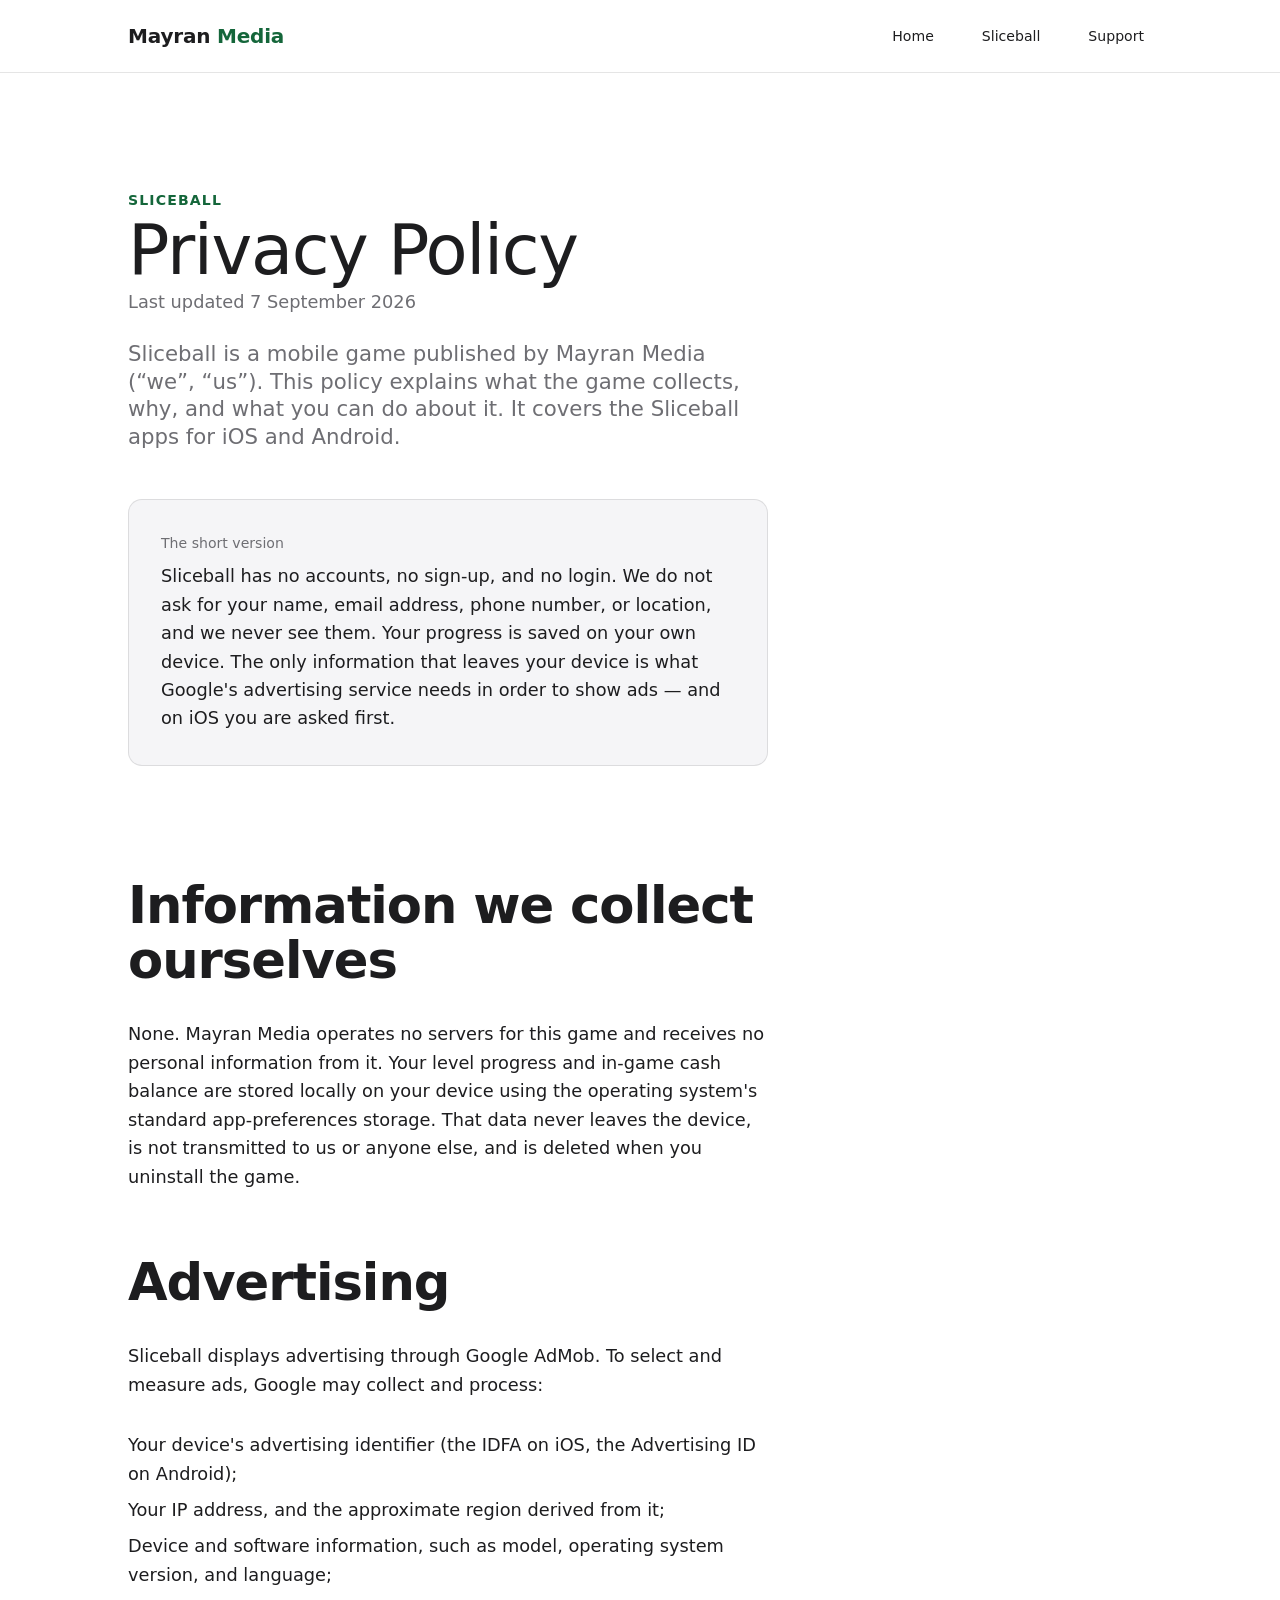
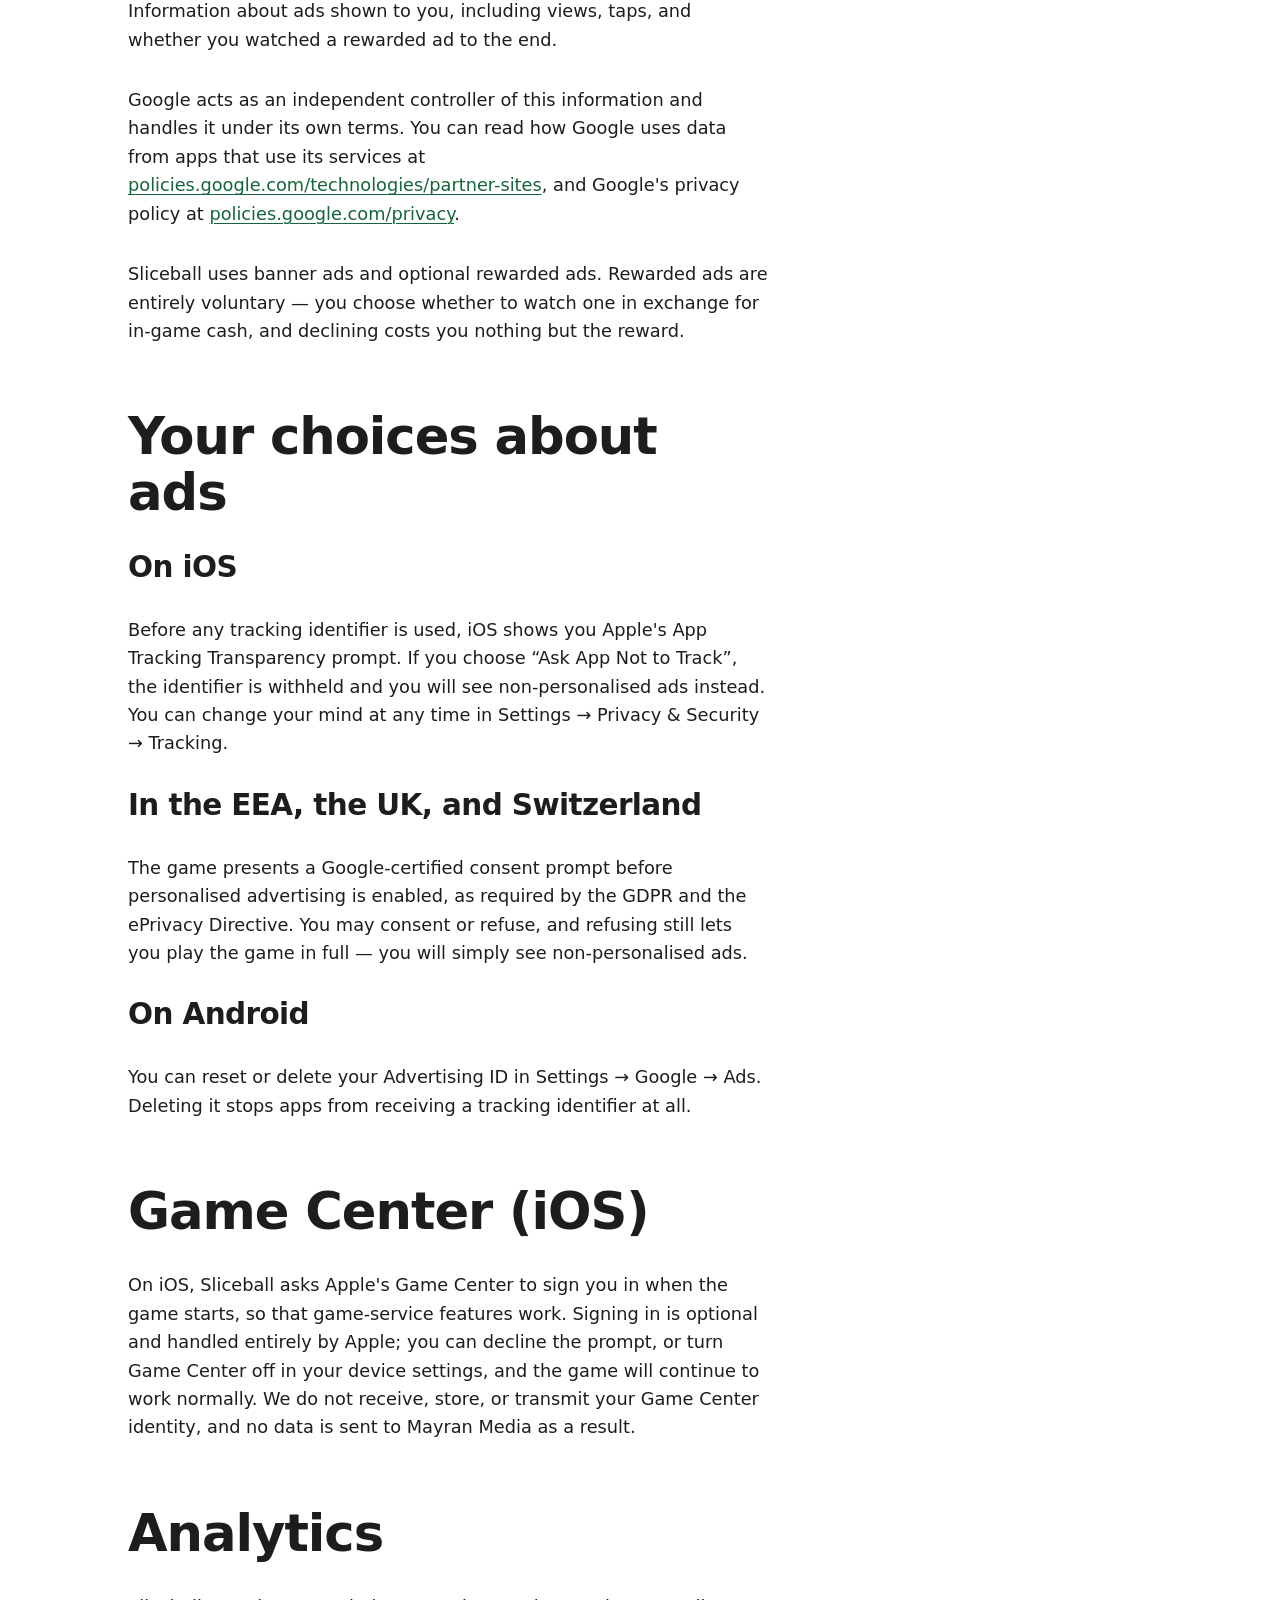
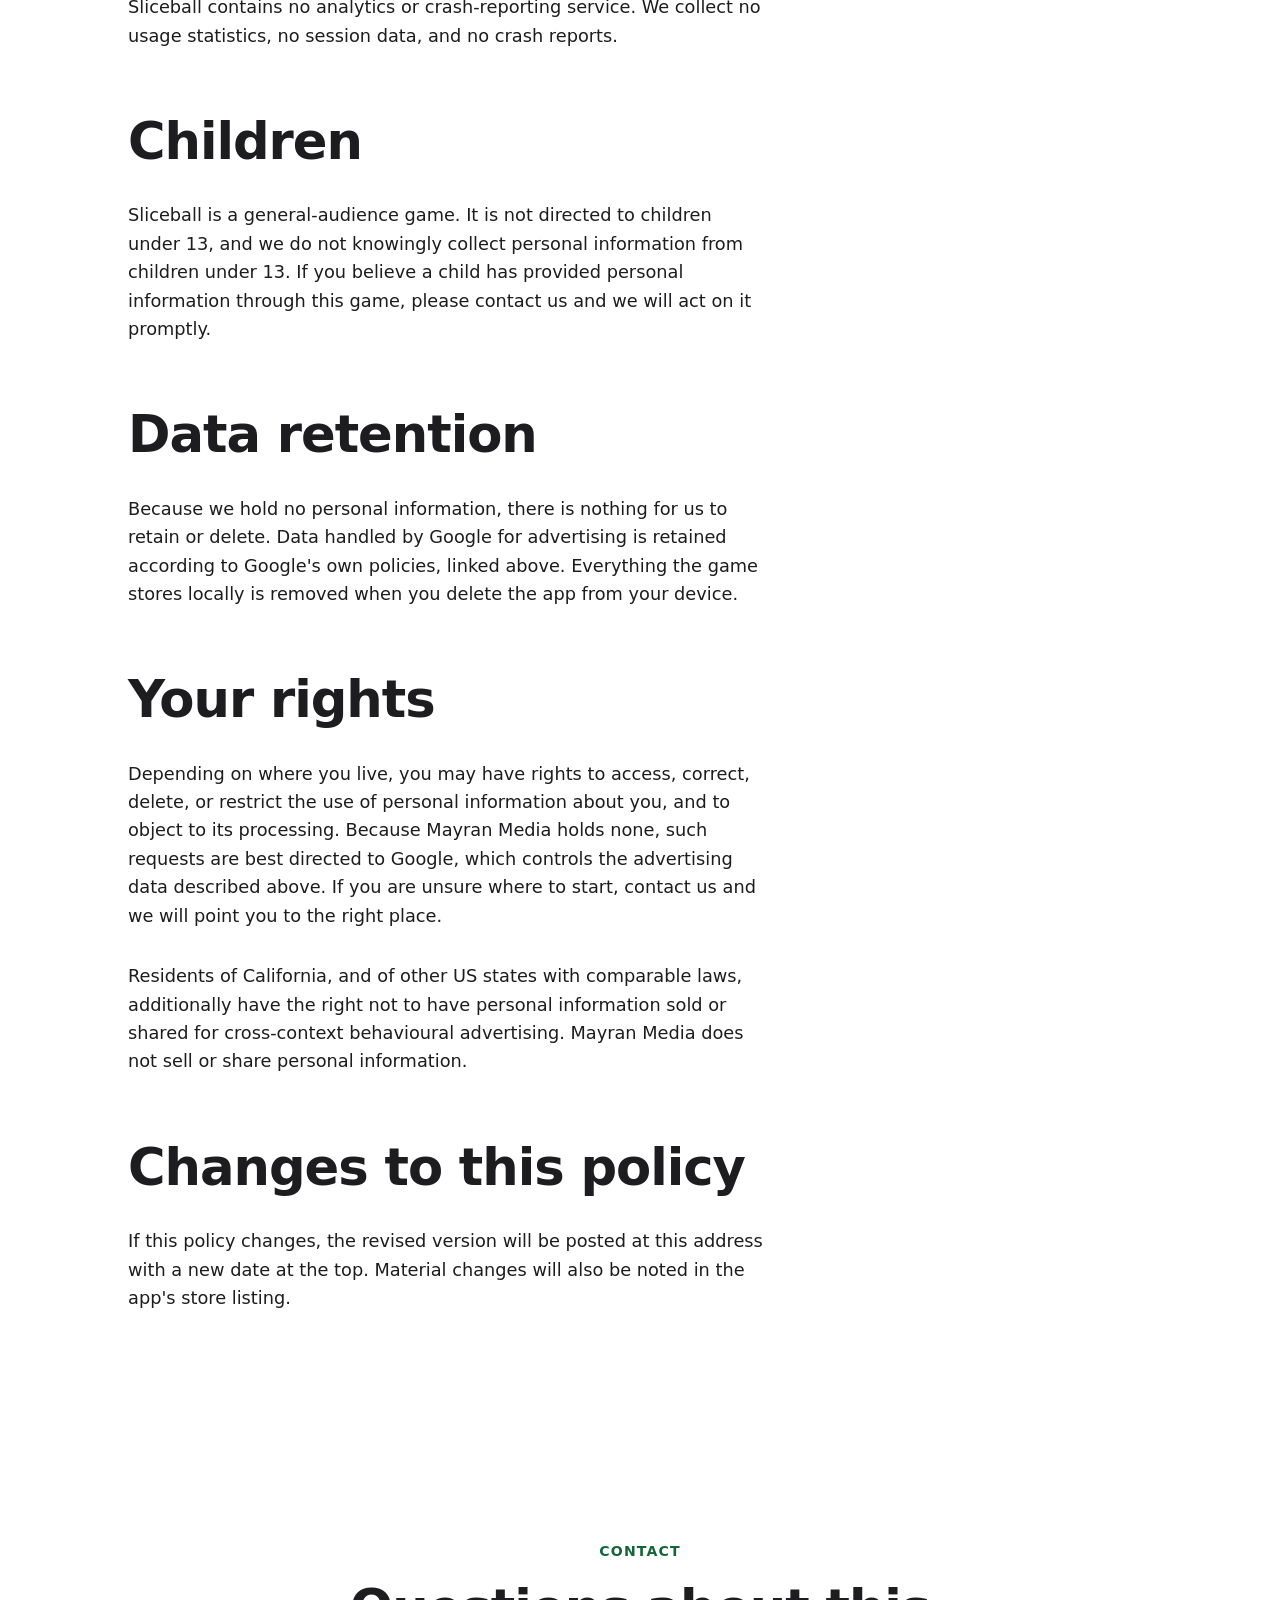
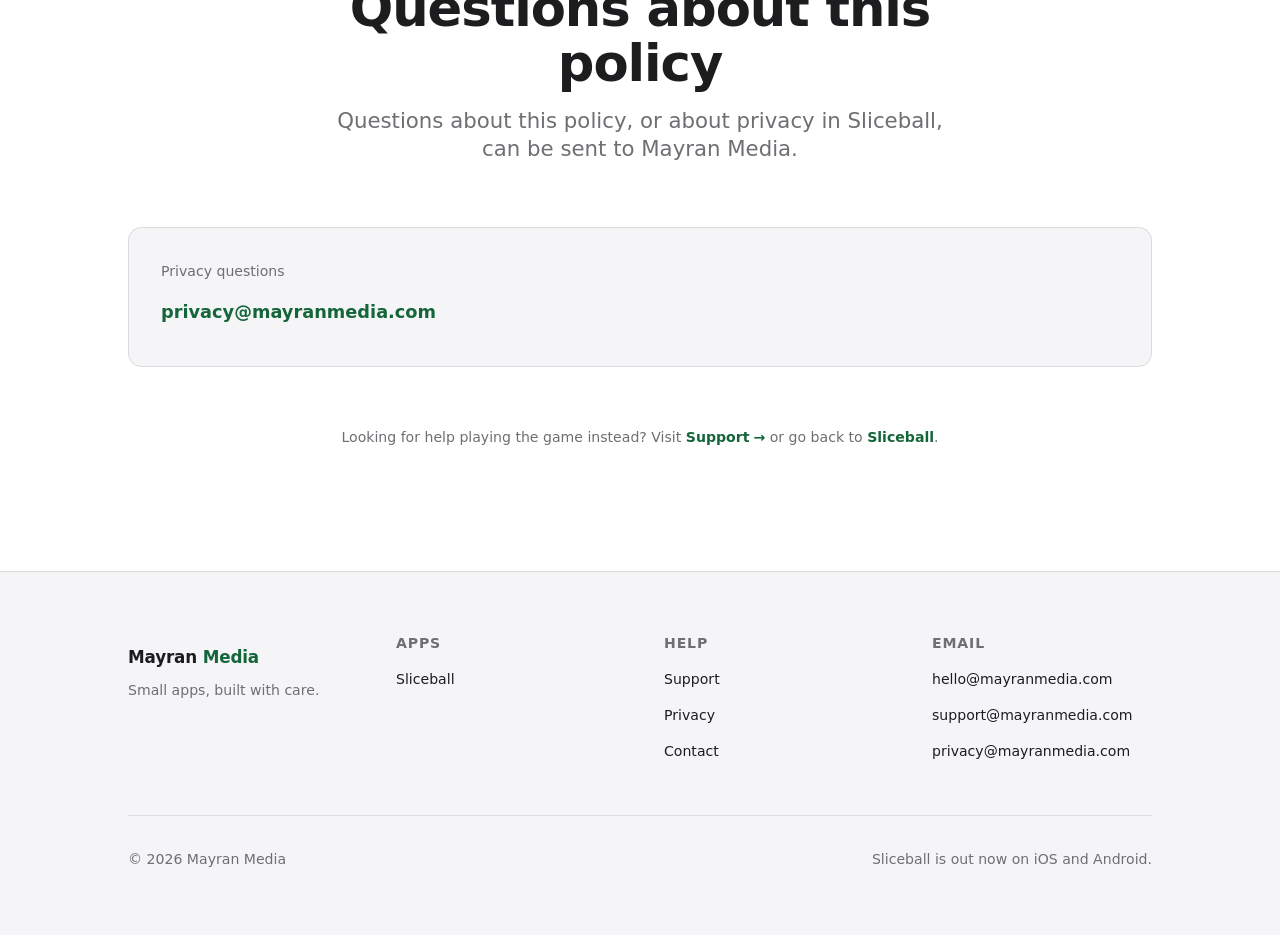
<file: sliceball/privacy/index.html>
<!doctype html>
<html lang="en">
<head>
<meta charset="UTF-8">
<meta http-equiv="Content-Security-Policy" content="default-src 'self'; img-src 'self' data:; style-src 'self' 'unsafe-inline'; script-src 'self' 'unsafe-inline'; base-uri 'self'; object-src 'none'; form-action 'self'">
<meta name="viewport" content="width=device-width, initial-scale=1">
<script>
  /* Synchronous (NOT deferred) — sets html.js before first paint so
     style.css can tell "JS is running" from "JS is blocked/failed".
     See the .reveal comment in style.css for why this exists: without
     it, a scroll-reveal element would stay invisible forever for any
     visitor whose JS never runs. Keep this exact snippet — do not
     move it into script.js, which loads with `defer` (too late; it
     would run after first paint, and would never run at all if
     script.js itself is what's blocked).
  */
  document.documentElement.classList.add("js");
</script>
<title>Sliceball — Privacy Policy</title>
<meta name="description" content="Sliceball's privacy policy: what the game collects, why, and your choices about advertising, for iOS and Android.">
<meta name="theme-color" content="#ffffff">
<link rel="icon" href="data:image/svg+xml,%3Csvg xmlns='http://www.w3.org/2000/svg' viewBox='0 0 32 32'%3E%3Ccircle cx='16' cy='16' r='13' fill='%2314663a'/%3E%3C/svg%3E">
<link rel="stylesheet" href="../../tokens.css">
<link rel="stylesheet" href="../../style.css">
</head>
<body>
<a class="skip-link" href="#main">Skip to content</a>

<header class="site-header">
  <div class="container">
    <a class="wordmark" href="../../">Mayran <span class="accent">Media</span></a>
    <nav class="site-nav" aria-label="Primary">
      <ul>
        <li><a href="../../">Home</a></li>
        <li><a href="../">Sliceball</a></li>
        <li><a href="../support/">Support</a></li>
      </ul>
    </nav>
  </div>
</header>

<main id="main">

  <!-- ============================= INTRO ============================== -->
  <section class="section" id="top">
    <div class="container">
      <div class="measure reveal">
        <p class="eyebrow">Sliceball</p>
        <h1>Privacy Policy</h1>
        <p class="text-secondary">Last updated 7 September 2026</p>
        <p class="text-body-lg" style="margin-top: var(--space-md);">
          Sliceball is a mobile game published by Mayran Media (“we”, “us”).
          This policy explains what the game collects, why, and what you can
          do about it. It covers the Sliceball apps for iOS and Android.
        </p>
      </div>

      <!-- Short-version summary box — reuses .contact-card as a plain
           callout: bordered, elevated-surface box already in the design
           system, no new component needed. -->
      <div class="contact-card measure reveal" style="margin-top: var(--space-xl);">
        <p class="contact-card__label">The short version</p>
        <p>
          Sliceball has no accounts, no sign-up, and no login. We do not ask
          for your name, email address, phone number, or location, and we
          never see them. Your progress is saved on your own device. The
          only information that leaves your device is what Google's
          advertising service needs in order to show ads — and on iOS you
          are asked first.
        </p>
      </div>
    </div>
  </section>

  <!-- ============================= BODY ================================ -->
  <section class="section" style="padding-top: 0;">
    <div class="container">
      <div class="legal-content measure reveal">

        <h2>Information we collect ourselves</h2>
        <p>
          None. Mayran Media operates no servers for this game and receives
          no personal information from it. Your level progress and in-game
          cash balance are stored locally on your device using the
          operating system's standard app-preferences storage. That data
          never leaves the device, is not transmitted to us or anyone else,
          and is deleted when you uninstall the game.
        </p>

        <h2>Advertising</h2>
        <p>
          Sliceball displays advertising through Google AdMob. To select
          and measure ads, Google may collect and process:
        </p>
        <ul class="legal-list">
          <li>Your device's advertising identifier (the IDFA on iOS, the Advertising ID on Android);</li>
          <li>Your IP address, and the approximate region derived from it;</li>
          <li>Device and software information, such as model, operating system version, and language;</li>
          <li>Information about ads shown to you, including views, taps, and whether you watched a rewarded ad to the end.</li>
        </ul>
        <p>
          Google acts as an independent controller of this information and
          handles it under its own terms. You can read how Google uses data
          from apps that use its services at
          <a href="https://policies.google.com/technologies/partner-sites">policies.google.com/technologies/partner-sites</a>,
          and Google's privacy policy at
          <a href="https://policies.google.com/privacy">policies.google.com/privacy</a>.
        </p>
        <p>
          Sliceball uses banner ads and optional rewarded ads. Rewarded ads
          are entirely voluntary — you choose whether to watch one in
          exchange for in-game cash, and declining costs you nothing but the
          reward.
        </p>

        <h2>Your choices about ads</h2>
        <h3>On iOS</h3>
        <p>
          Before any tracking identifier is used, iOS shows you Apple's App
          Tracking Transparency prompt. If you choose “Ask App Not to
          Track”, the identifier is withheld and you will see
          non-personalised ads instead. You can change your mind at any
          time in Settings → Privacy &amp; Security → Tracking.
        </p>
        <h3>In the EEA, the UK, and Switzerland</h3>
        <p>
          The game presents a Google-certified consent prompt before
          personalised advertising is enabled, as required by the GDPR and
          the ePrivacy Directive. You may consent or refuse, and refusing
          still lets you play the game in full — you will simply see
          non-personalised ads.
        </p>
        <h3>On Android</h3>
        <p>
          You can reset or delete your Advertising ID in Settings → Google
          → Ads. Deleting it stops apps from receiving a tracking
          identifier at all.
        </p>

        <h2>Game Center (iOS)</h2>
        <p>
          On iOS, Sliceball asks Apple's Game Center to sign you in when
          the game starts, so that game-service features work. Signing in
          is optional and handled entirely by Apple; you can decline the
          prompt, or turn Game Center off in your device settings, and the
          game will continue to work normally. We do not receive, store, or
          transmit your Game Center identity, and no data is sent to Mayran
          Media as a result.
        </p>

        <h2>Analytics</h2>
        <p>
          Sliceball contains no analytics or crash-reporting service. We
          collect no usage statistics, no session data, and no crash
          reports.
        </p>

        <h2>Children</h2>
        <p>
          Sliceball is a general-audience game. It is not directed to
          children under 13, and we do not knowingly collect personal
          information from children under 13. If you believe a child has
          provided personal information through this game, please contact
          us and we will act on it promptly.
        </p>

        <h2>Data retention</h2>
        <p>
          Because we hold no personal information, there is nothing for us
          to retain or delete. Data handled by Google for advertising is
          retained according to Google's own policies, linked above.
          Everything the game stores locally is removed when you delete the
          app from your device.
        </p>

        <h2>Your rights</h2>
        <p>
          Depending on where you live, you may have rights to access,
          correct, delete, or restrict the use of personal information
          about you, and to object to its processing. Because Mayran Media
          holds none, such requests are best directed to Google, which
          controls the advertising data described above. If you are unsure
          where to start, contact us and we will point you to the right
          place.
        </p>
        <p>
          Residents of California, and of other US states with comparable
          laws, additionally have the right not to have personal
          information sold or shared for cross-context behavioural
          advertising. Mayran Media does not sell or share personal
          information.
        </p>

        <h2>Changes to this policy</h2>
        <p>
          If this policy changes, the revised version will be posted at
          this address with a new date at the top. Material changes will
          also be noted in the app's store listing.
        </p>

      </div>
    </div>
  </section>

  <!-- =========================== CONTACT =============================== -->
  <section class="section" id="contact">
    <div class="container">
      <div class="section-header reveal">
        <p class="eyebrow">Contact</p>
        <h2>Questions about this policy</h2>
        <p class="text-body-lg">
          Questions about this policy, or about privacy in Sliceball, can be
          sent to Mayran Media.
        </p>
      </div>
      <div class="contact-grid reveal">
        <div class="contact-card">
          <p class="contact-card__label">Privacy questions</p>
          <a href="mailto:privacy@mayranmedia.com">privacy@<wbr>mayranmedia.com</a>
        </div>
      </div>
      <p class="text-small text-secondary" style="margin-top: var(--space-xl); text-align: center;">
        Looking for help playing the game instead? Visit
        <a class="link-cta" href="../support/">Support <span class="arrow">→</span></a>
        or go back to <a class="link-cta" href="../">Sliceball</a>.
      </p>
    </div>
  </section>

</main>

<footer class="site-footer">
  <div class="container">
    <div class="footer-grid">
      <div class="footer-col">
        <p class="wordmark wordmark--footer">Mayran <span class="accent">Media</span></p>
        <p class="text-small text-secondary">Small apps, built with care.</p>
      </div>
      <div class="footer-col">
        <h3>Apps</h3>
        <ul>
          <li><a href="../">Sliceball</a></li>
        </ul>
      </div>
      <div class="footer-col">
        <h3>Help</h3>
        <ul>
          <li><a href="../../support/">Support</a></li>
          <li><a href="../../privacy/">Privacy</a></li>
          <li><a href="../../#contact">Contact</a></li>
        </ul>
      </div>
      <div class="footer-col">
        <h3>Email</h3>
        <ul>
          <li><a href="mailto:hello@mayranmedia.com">hello@<wbr>mayranmedia.com</a></li>
          <li><a href="mailto:support@mayranmedia.com">support@<wbr>mayranmedia.com</a></li>
          <li><a href="mailto:privacy@mayranmedia.com">privacy@<wbr>mayranmedia.com</a></li>
        </ul>
      </div>
    </div>
    <div class="footer-bottom">
      <p>© 2026 Mayran Media</p>
      <p>Sliceball is out now on iOS and Android.</p>
    </div>
  </div>
</footer>

<script src="../../script.js" defer></script>
</body>
</html>
</file>
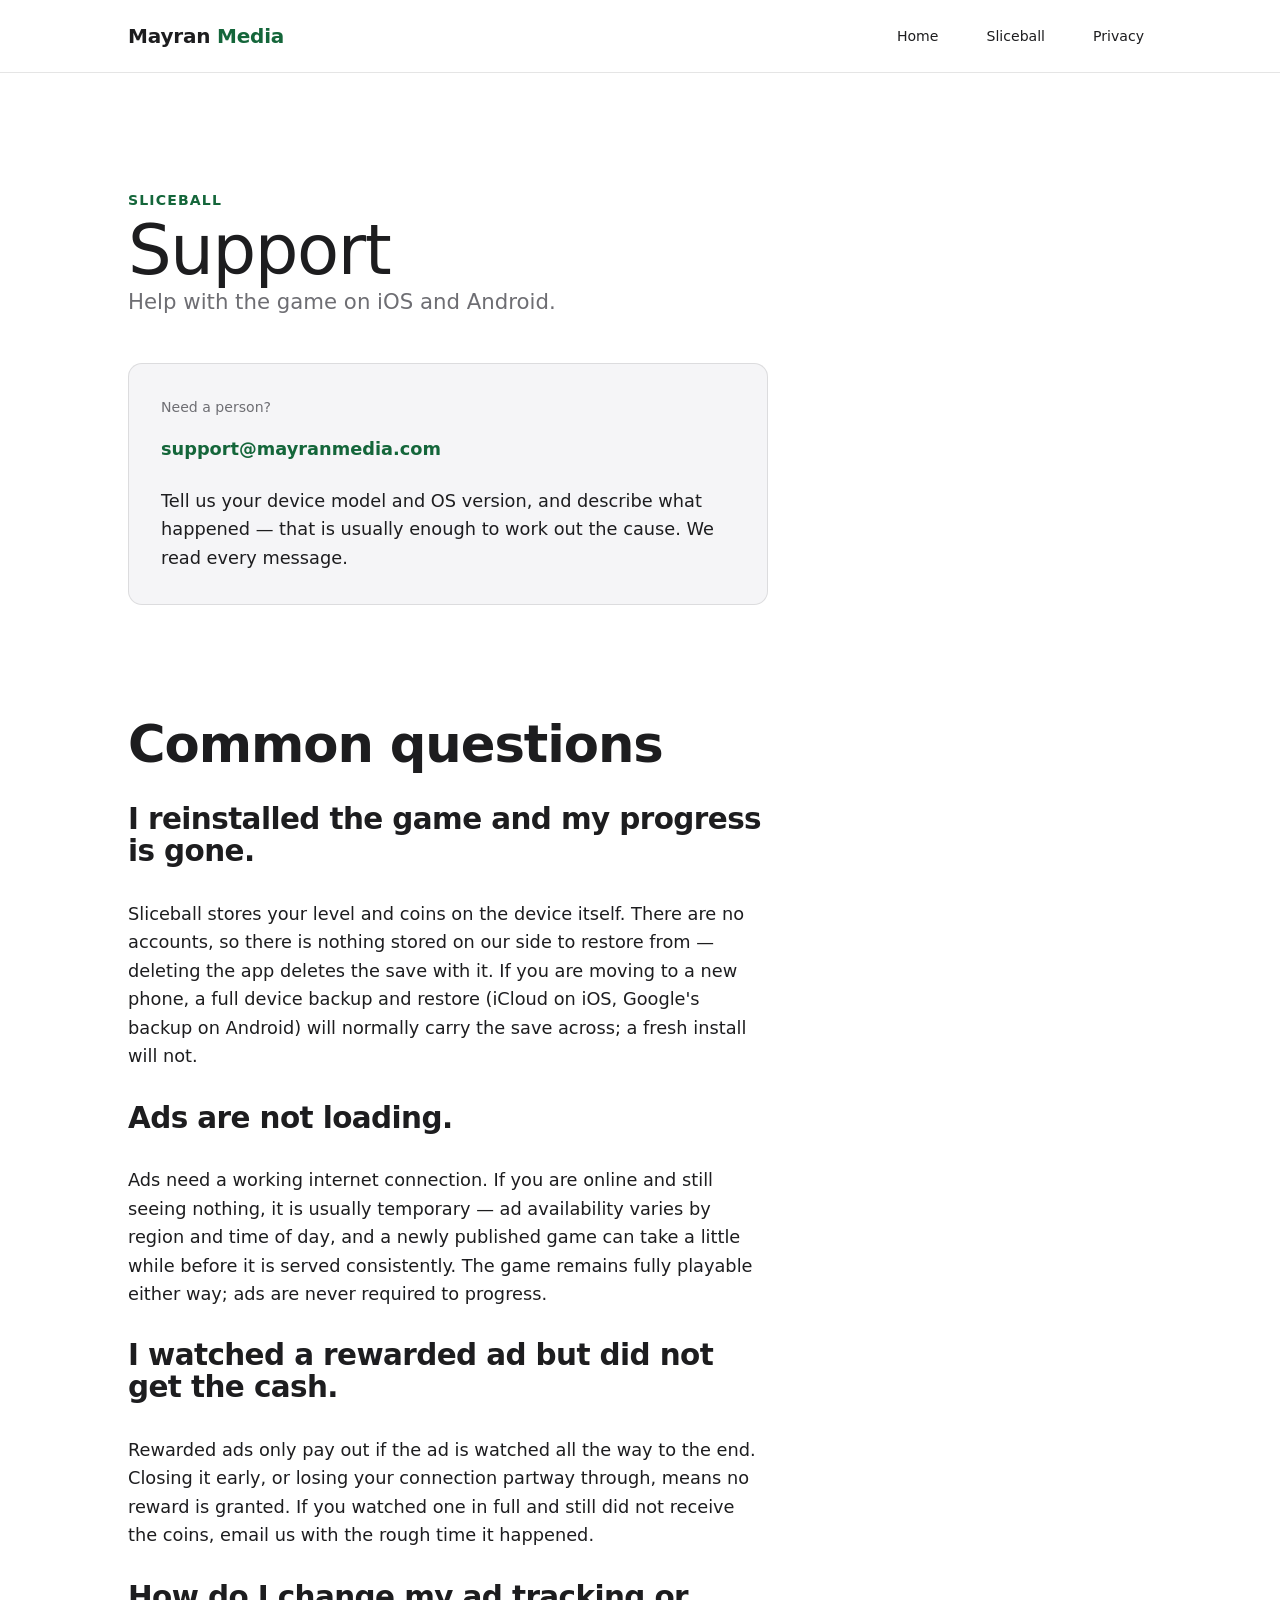
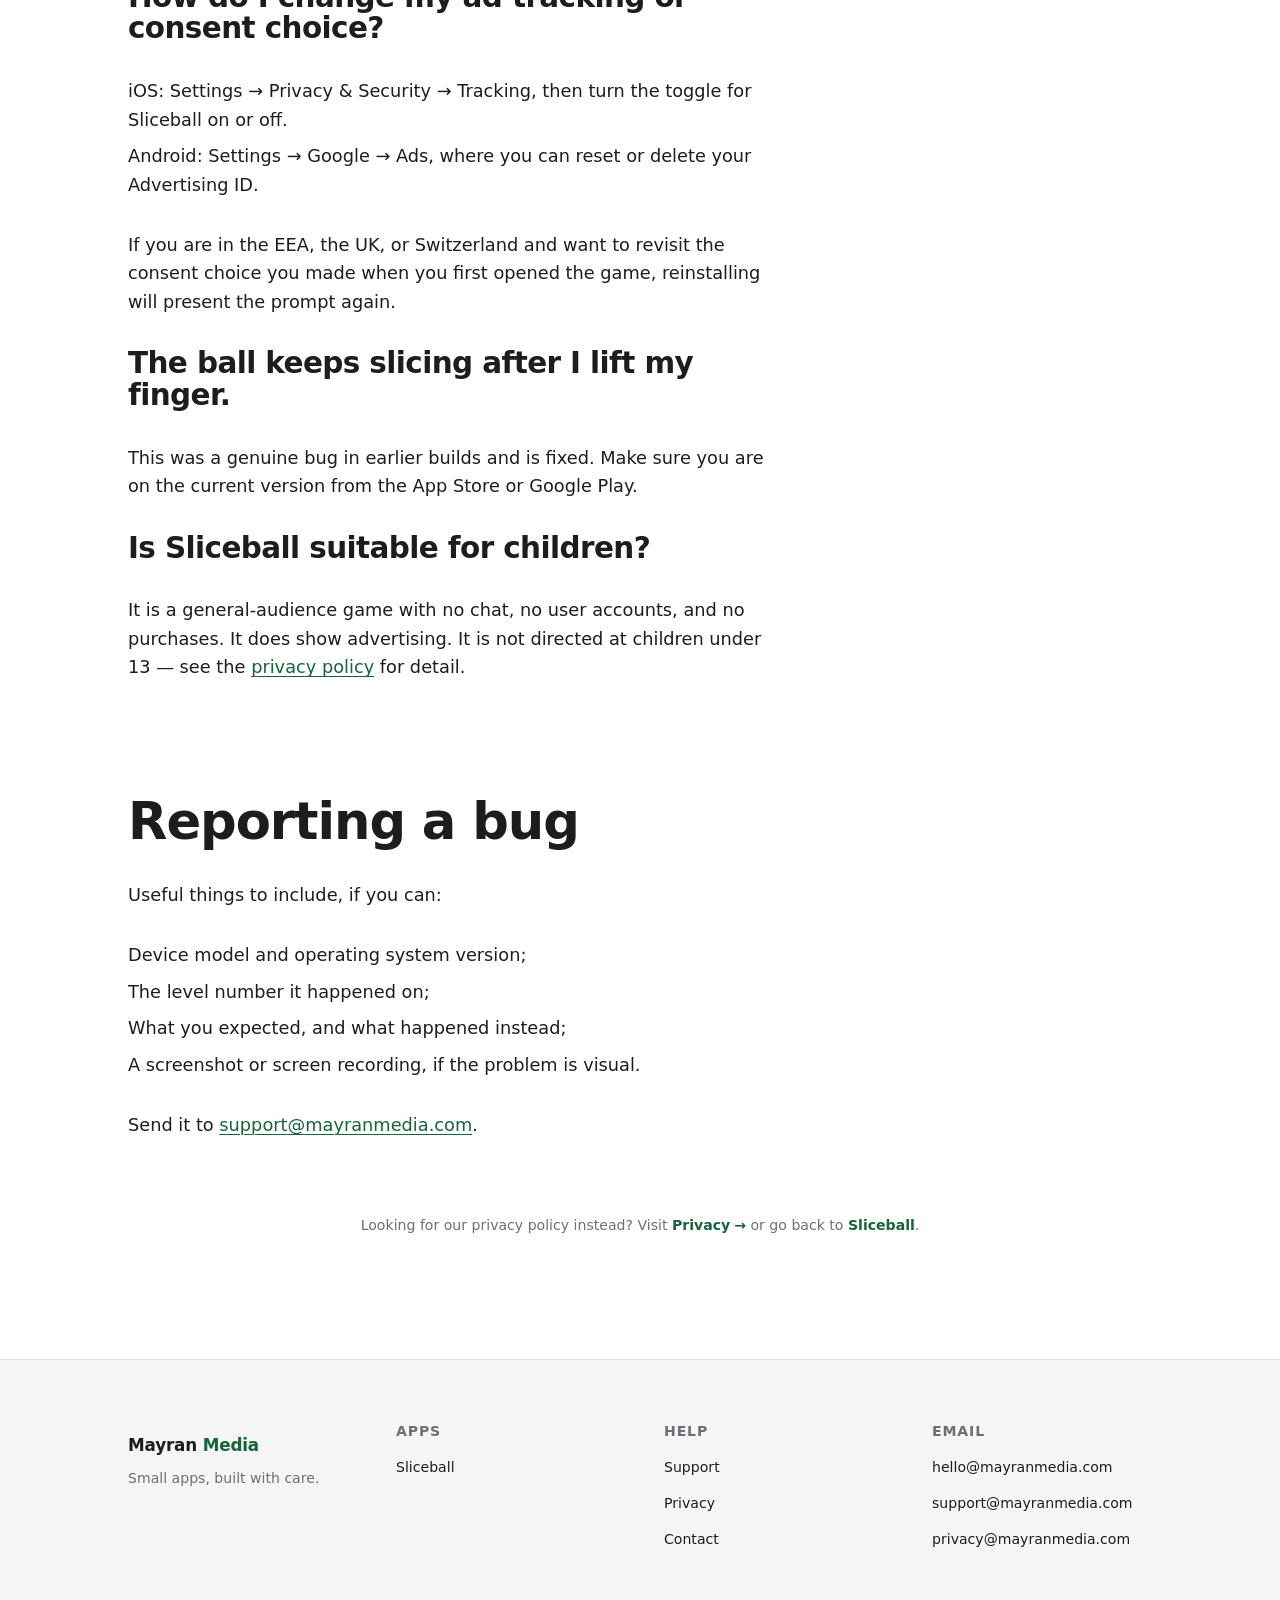
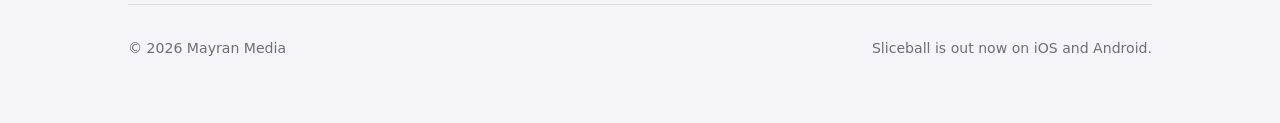
<file: sliceball/support/index.html>
<!doctype html>
<html lang="en">
<head>
<meta charset="UTF-8">
<meta http-equiv="Content-Security-Policy" content="default-src 'self'; img-src 'self' data:; style-src 'self' 'unsafe-inline'; script-src 'self' 'unsafe-inline'; base-uri 'self'; object-src 'none'; form-action 'self'">
<meta name="viewport" content="width=device-width, initial-scale=1">
<script>
  /* Synchronous (NOT deferred) — sets html.js before first paint so
     style.css can tell "JS is running" from "JS is blocked/failed".
     See the .reveal comment in style.css for why this exists: without
     it, a scroll-reveal element would stay invisible forever for any
     visitor whose JS never runs. Keep this exact snippet — do not
     move it into script.js, which loads with `defer` (too late; it
     would run after first paint, and would never run at all if
     script.js itself is what's blocked).
  */
  document.documentElement.classList.add("js");
</script>
<title>Sliceball — Support</title>
<meta name="description" content="Get help with Sliceball on iOS and Android — contact support, common questions, and how to report a bug.">
<meta name="theme-color" content="#ffffff">
<link rel="icon" href="data:image/svg+xml,%3Csvg xmlns='http://www.w3.org/2000/svg' viewBox='0 0 32 32'%3E%3Ccircle cx='16' cy='16' r='13' fill='%2314663a'/%3E%3C/svg%3E">
<link rel="stylesheet" href="../../tokens.css">
<link rel="stylesheet" href="../../style.css">
</head>
<body>
<a class="skip-link" href="#main">Skip to content</a>

<header class="site-header">
  <div class="container">
    <a class="wordmark" href="../../">Mayran <span class="accent">Media</span></a>
    <nav class="site-nav" aria-label="Primary">
      <ul>
        <li><a href="../../">Home</a></li>
        <li><a href="../">Sliceball</a></li>
        <li><a href="../privacy/">Privacy</a></li>
      </ul>
    </nav>
  </div>
</header>

<main id="main">

  <!-- ============================= INTRO ============================== -->
  <section class="section" id="top">
    <div class="container">
      <div class="measure reveal">
        <p class="eyebrow">Sliceball</p>
        <h1>Support</h1>
        <p class="text-body-lg">Help with the game on iOS and Android.</p>
      </div>

      <!-- "Need a person?" callout — .contact-card component, the site's
           existing label+link contact block. -->
      <div class="contact-card measure reveal" style="margin-top: var(--space-xl);">
        <p class="contact-card__label">Need a person?</p>
        <a href="mailto:support@mayranmedia.com">support@<wbr>mayranmedia.com</a>
        <p style="margin-top: var(--space-sm);">
          Tell us your device model and OS version, and describe what
          happened — that is usually enough to work out the cause. We read
          every message.
        </p>
      </div>
    </div>
  </section>

  <!-- ========================= COMMON QUESTIONS ========================= -->
  <section class="section" style="padding-top: 0;">
    <div class="container">
      <div class="legal-content measure reveal">

        <h2>Common questions</h2>

        <h3>I reinstalled the game and my progress is gone.</h3>
        <p>
          Sliceball stores your level and coins on the device itself. There
          are no accounts, so there is nothing stored on our side to
          restore from — deleting the app deletes the save with it. If you
          are moving to a new phone, a full device backup and restore
          (iCloud on iOS, Google's backup on Android) will normally carry
          the save across; a fresh install will not.
        </p>

        <h3>Ads are not loading.</h3>
        <p>
          Ads need a working internet connection. If you are online and
          still seeing nothing, it is usually temporary — ad availability
          varies by region and time of day, and a newly published game can
          take a little while before it is served consistently. The game
          remains fully playable either way; ads are never required to
          progress.
        </p>

        <h3>I watched a rewarded ad but did not get the cash.</h3>
        <p>
          Rewarded ads only pay out if the ad is watched all the way to the
          end. Closing it early, or losing your connection partway through,
          means no reward is granted. If you watched one in full and still
          did not receive the coins, email us with the rough time it
          happened.
        </p>

        <h3>How do I change my ad tracking or consent choice?</h3>
        <ul class="legal-list">
          <li>iOS: Settings → Privacy &amp; Security → Tracking, then turn the toggle for Sliceball on or off.</li>
          <li>Android: Settings → Google → Ads, where you can reset or delete your Advertising ID.</li>
        </ul>
        <p>
          If you are in the EEA, the UK, or Switzerland and want to revisit
          the consent choice you made when you first opened the game,
          reinstalling will present the prompt again.
        </p>

        <h3>The ball keeps slicing after I lift my finger.</h3>
        <p>
          This was a genuine bug in earlier builds and is fixed. Make sure
          you are on the current version from the App Store or Google Play.
        </p>

        <h3>Is Sliceball suitable for children?</h3>
        <p>
          It is a general-audience game with no chat, no user accounts, and
          no purchases. It does show advertising. It is not directed at
          children under 13 — see the
          <a href="../privacy/">privacy policy</a> for detail.
        </p>

      </div>
    </div>
  </section>

  <!-- ========================= REPORTING A BUG ========================== -->
  <section class="section" style="padding-top: 0;">
    <div class="container">
      <div class="legal-content measure reveal">
        <h2>Reporting a bug</h2>
        <p>Useful things to include, if you can:</p>
        <ul class="legal-list">
          <li>Device model and operating system version;</li>
          <li>The level number it happened on;</li>
          <li>What you expected, and what happened instead;</li>
          <li>A screenshot or screen recording, if the problem is visual.</li>
        </ul>
        <p>
          Send it to
          <a href="mailto:support@mayranmedia.com">support@<wbr>mayranmedia.com</a>.
        </p>
      </div>

      <p class="text-small text-secondary" style="margin-top: var(--space-2xl); text-align: center;">
        Looking for our privacy policy instead? Visit
        <a class="link-cta" href="../privacy/">Privacy <span class="arrow">→</span></a>
        or go back to <a class="link-cta" href="../">Sliceball</a>.
      </p>
    </div>
  </section>

</main>

<footer class="site-footer">
  <div class="container">
    <div class="footer-grid">
      <div class="footer-col">
        <p class="wordmark wordmark--footer">Mayran <span class="accent">Media</span></p>
        <p class="text-small text-secondary">Small apps, built with care.</p>
      </div>
      <div class="footer-col">
        <h3>Apps</h3>
        <ul>
          <li><a href="../">Sliceball</a></li>
        </ul>
      </div>
      <div class="footer-col">
        <h3>Help</h3>
        <ul>
          <li><a href="../../support/">Support</a></li>
          <li><a href="../../privacy/">Privacy</a></li>
          <li><a href="../../#contact">Contact</a></li>
        </ul>
      </div>
      <div class="footer-col">
        <h3>Email</h3>
        <ul>
          <li><a href="mailto:hello@mayranmedia.com">hello@<wbr>mayranmedia.com</a></li>
          <li><a href="mailto:support@mayranmedia.com">support@<wbr>mayranmedia.com</a></li>
          <li><a href="mailto:privacy@mayranmedia.com">privacy@<wbr>mayranmedia.com</a></li>
        </ul>
      </div>
    </div>
    <div class="footer-bottom">
      <p>© 2026 Mayran Media</p>
      <p>Sliceball is out now on iOS and Android.</p>
    </div>
  </div>
</footer>

<script src="../../script.js" defer></script>
</body>
</html>
</file>
<file: tokens.css>
/* ==========================================================================
   Mayran Media — Design Tokens
   --------------------------------------------------------------------------
   Single source of truth for color, spacing, type and motion. Every other
   stylesheet (style.css, and any future page's CSS) should consume these
   custom properties rather than hardcoding values, so the whole site — this
   page and every page built after it — stays visually consistent from one
   file. See DESIGN-SPEC.md for the full contract and usage notes.
   ========================================================================== */

:root {
  /* ---------------------------------------------------------------------
     Color — light mode (default / no preference)
     --------------------------------------------------------------------- */
  --color-bg: #ffffff;              /* page background */
  --color-bg-elevated: #f5f5f7;     /* cards, header/footer surfaces */
  --color-bg-overlay: rgba(255, 255, 255, 0.8); /* translucent sticky header */
  --color-text: #1d1d1f;            /* primary text */
  --color-text-secondary: #6e6e73;  /* secondary/meta text — 5.07:1 on white */
  --color-border: rgba(0, 0, 0, 0.1);
  --color-border-strong: rgba(0, 0, 0, 0.45); /* strengthened for 3:1 non-text
     contrast (WCAG 1.4.11) — see DESIGN-SPEC.md; measured 3.35:1 on --color-bg,
     3.31:1 on --color-bg-elevated */
  --shadow-color: rgba(0, 0, 0, 0.3); /* elevation shadows (app-card hover,
     phone illustration) — decorative, no contrast requirement */

  /* The one brand accent. #14663a is the light-mode green — it is NOT
     readable on dark backgrounds (see dark override below). Never use
     --color-accent's light-mode value directly against a dark surface. */
  --color-accent: #14663a;               /* 7.0:1 on --color-bg (light) */
  --color-accent-soft: rgba(20, 102, 58, 0.1); /* decorative fills ONLY, never behind text */
  --color-focus-ring: #14663a;

  /* Text/icon color to place ON TOP of a solid --color-accent surface
     (primary buttons, solid badges). Deliberately its own token, not an
     alias of --color-bg, even though the values match today. */
  --color-on-accent: #ffffff;

  /* ---------------------------------------------------------------------
     Spacing scale — 4px-rooted, used for every margin/padding/gap
     --------------------------------------------------------------------- */
  --space-3xs: 0.25rem;   /* 4px  */
  --space-2xs: 0.5rem;    /* 8px  */
  --space-xs: 0.75rem;    /* 12px */
  --space-sm: 1rem;       /* 16px */
  --space-md: 1.5rem;     /* 24px */
  --space-lg: 2rem;       /* 32px */
  --space-xl: 3rem;       /* 48px */
  --space-2xl: 4rem;      /* 64px */
  --space-3xl: 6rem;      /* 96px */
  --space-section: clamp(4rem, 3rem + 5vw, 8rem); /* vertical rhythm between sections */

  /* ---------------------------------------------------------------------
     Type — system font stacks + fluid, two-tier scale
     --------------------------------------------------------------------- */
  --font-display: -apple-system, "SF Pro Display", "SF Pro Text", system-ui, sans-serif;
  --font-text: -apple-system, "SF Pro Text", "SF Pro Display", system-ui, sans-serif;

  /* Display tier — confident headlines. Use with --font-display. */
  --text-display-1: clamp(2.5rem, 1.9rem + 3vw, 4.75rem);   /* hero H1 */
  --text-display-2: clamp(2rem, 1.6rem + 2vw, 3.25rem);     /* section H2 */
  --text-display-3: clamp(1.375rem, 1.2rem + 0.8vw, 1.875rem); /* card/H3 titles */

  /* Text tier — calm body copy. Use with --font-text. */
  --text-body-lg: clamp(1.125rem, 1.05rem + 0.35vw, 1.375rem); /* lead paragraphs */
  --text-body: clamp(1rem, 0.95rem + 0.2vw, 1.125rem);         /* default body */
  --text-small: clamp(0.8125rem, 0.8rem + 0.1vw, 0.9375rem);   /* meta, nav, badges, captions */

  --leading-tight: 1.08;   /* headlines */
  --leading-snug: 1.3;     /* lead paragraphs */
  --leading-normal: 1.6;   /* body copy */

  /* ---------------------------------------------------------------------
     Radii
     --------------------------------------------------------------------- */
  --radius-sm: 8px;
  --radius-md: 14px;
  --radius-lg: 22px;
  --radius-full: 999px;

  /* ---------------------------------------------------------------------
     Motion — one easing curve, three durations. Zeroed under reduced
     motion below so every transition that consumes these becomes instant
     without needing its own media query.
     --------------------------------------------------------------------- */
  --ease-standard: cubic-bezier(0.22, 1, 0.36, 1);
  --duration-fast: 150ms;
  --duration-base: 450ms;
  --duration-slow: 800ms;
  --duration-reveal: 350ms; /* scroll-reveal fade -- short enough that
     normal-speed scrolling never arrives at a section before it has
     finished fading in. See the .reveal block in style.css. */
  --reveal-distance: 24px; /* how far .reveal elements travel while fading in */

  /* ---------------------------------------------------------------------
     Layout
     --------------------------------------------------------------------- */
  --container-max: 1120px;  /* max width of page content */
  --measure: 640px;         /* max width for a block of body copy */
  --header-height: 64px;
}

/* Dark-mode token overrides intentionally removed (Jonathan's call): the
   site now always renders the light palette above, regardless of the
   visitor's OS setting, for a brighter, more "inviting" first impression
   in line with how apple.com product pages read — bright and white by
   default rather than following system dark mode. `color-scheme: light`
   on :root (below) keeps native form controls/scrollbars light too. If
   dark mode is ever wanted back, the removed block's values are in git
   history — this file's the single place they'd need to return. */
:root {
  color-scheme: light;
}

@media (prefers-reduced-motion: reduce) {
  :root {
    --duration-fast: 0ms;
    --duration-base: 0ms;
    --duration-slow: 0ms;
    --duration-reveal: 0ms;
    --reveal-distance: 0px;
  }
}
</file>
<file: style.css>
/* ==========================================================================
   Mayran Media — Base styles, layout primitives & shared components
   --------------------------------------------------------------------------
   Consumes the custom properties defined in tokens.css. Load tokens.css
   before this file. See DESIGN-SPEC.md for the component contract.
   ========================================================================== */

/* ---- Reset ------------------------------------------------------------- */
*,
*::before,
*::after {
  box-sizing: border-box;
}
* {
  margin: 0;
}
html {
  -webkit-text-size-adjust: 100%;
  scroll-behavior: smooth;
}
@media (prefers-reduced-motion: reduce) {
  html {
    scroll-behavior: auto;
  }
}
body {
  min-height: 100svh;
}
img,
svg,
video {
  display: block;
  max-width: 100%;
}
input,
button,
textarea,
select {
  font: inherit;
  color: inherit;
}
a {
  color: inherit;
  text-decoration: none;
}
ul[class],
ol[class] {
  list-style: none;
  padding: 0;
}

/* ---- Base type / color --------------------------------------------------- */
html {
  background: var(--color-bg);
}
body {
  background: var(--color-bg);
  color: var(--color-text);
  font-family: var(--font-text);
  font-size: var(--text-body);
  line-height: var(--leading-normal);
  overflow-wrap: anywhere; /* long unbroken strings (URLs, etc.) wrap instead
    of overflowing narrow viewports; inherited site-wide */
  -webkit-font-smoothing: antialiased;
  -moz-osx-font-smoothing: grayscale;
}
h1,
h2,
h3,
h4 {
  font-family: var(--font-display);
  font-weight: 600;
  line-height: var(--leading-tight);
  letter-spacing: -0.02em;
  color: var(--color-text);
}
h1 {
  font-size: var(--text-display-1);
  font-weight: 500; /* lighter than h2/h3's 600 - a huge headline at 600 reads as a heavy block of ink */
}
h2 {
  font-size: var(--text-display-2);
}
h3 {
  font-size: var(--text-display-3);
}
p {
  color: inherit;
}

/* ---- Focus visibility --------------------------------------------------- */
/* Never remove outlines without replacing them — this is the replacement,
   applied uniformly to every focusable element on the site. */
:focus-visible {
  outline: 2px solid var(--color-focus-ring);
  outline-offset: 3px;
  border-radius: 4px;
}

/* ---- Skip link ------------------------------------------------------------ */
.skip-link {
  position: absolute;
  left: var(--space-sm);
  top: -100%;
  z-index: 100;
  display: inline-flex;
  align-items: center;
  min-height: 44px; /* was ~39px with padding+line-height alone */
  background: var(--color-bg-elevated);
  color: var(--color-text);
  padding-inline: var(--space-sm);
  border-radius: var(--radius-sm);
  font-size: var(--text-small);
  font-weight: 600;
  transition: top var(--duration-fast) var(--ease-standard);
}
.skip-link:focus {
  top: var(--space-sm);
}

/* ---- Layout primitives --------------------------------------------------- */
.container {
  width: 100%;
  max-width: var(--container-max);
  margin-inline: auto;
  padding-inline: clamp(1.25rem, 4vw, 3rem);
}
.section {
  padding-block: var(--space-section);
}
.section-header {
  max-width: var(--measure);
  margin-inline: auto;
  margin-bottom: var(--space-2xl);
  text-align: center;
}
.section-header > * + * {
  margin-top: var(--space-sm);
}
.measure {
  max-width: var(--measure);
}

/* ---- Type utilities ------------------------------------------------------ */
.eyebrow {
  display: inline-block;
  font-family: var(--font-text);
  font-size: var(--text-small);
  font-weight: 600;
  letter-spacing: 0.08em;
  text-transform: uppercase;
  color: var(--color-accent);
}
.text-display-1 {
  font-size: var(--text-display-1);
}
.text-display-2 {
  font-size: var(--text-display-2);
}
.text-body-lg {
  font-size: var(--text-body-lg);
  font-family: var(--font-text);
  font-weight: 400;
  color: var(--color-text-secondary);
  line-height: var(--leading-snug);
}
.text-small {
  font-size: var(--text-small);
}
.text-secondary {
  color: var(--color-text-secondary);
}

/* ---- Scroll-reveal utility -------------------------------------------------
   Add `.reveal` to any element that should fade/slide in on scroll. Wrap a
   set of sibling `.reveal` elements in `.reveal-group` to stagger them.

   Default (below, NO media query) is fully visible/legible — this is what
   EVERY visitor gets unconditionally, including one whose JS is blocked
   or fails to load. That matters because a media query alone cannot fix
   this: `prefers-reduced-motion` only ever reports an OS setting, never
   whether script.js actually ran, so scoping the hidden starting state to
   `@media (prefers-reduced-motion: no-preference)` alone would still hide
   `.reveal` content forever for the single largest group of visitors —
   anyone with the (default) "no preference" motion setting whose JS is
   blocked — since that media query matches regardless of JS.

   The hidden state is therefore additionally gated on `html.js`, a class
   the tiny inline `<script>` at the top of each page's <head> adds
   synchronously (see index.html) — NOT the deferred script.js. If that
   inline script never runs (JS disabled/blocked), `html.js` is never
   added, `html.js .reveal` never matches, and every `.reveal` element
   simply stays at its visible default. Only when both (a) motion is
   allowed AND (b) JS is confirmed running does the hidden/animate-in
   state apply — at which point the deferred script.js's
   IntersectionObserver is what adds `.is-visible`.
   ------------------------------------------------------------------------ */
.reveal {
  opacity: 1;
  transform: none;
}
.reveal-group > .reveal:nth-child(1) {
  transition-delay: 0ms;
}
.reveal-group > .reveal:nth-child(2) {
  transition-delay: 90ms;
}
.reveal-group > .reveal:nth-child(3) {
  transition-delay: 180ms;
}
.reveal-group > .reveal:nth-child(4) {
  transition-delay: 270ms;
}
.reveal-group > .reveal:nth-child(5) {
  transition-delay: 360ms;
}
@media (prefers-reduced-motion: no-preference) {
  html.js .reveal {
    opacity: 0;
    transform: translateY(var(--reveal-distance));
    transition: opacity var(--duration-reveal) var(--ease-standard),
      transform var(--duration-reveal) var(--ease-standard);
  }
  html.js .reveal.is-visible {
    opacity: 1;
    transform: none;
  }
}

/* ---- Site header / nav ---------------------------------------------------- */
.site-header {
  position: sticky;
  top: 0;
  z-index: 50;
  background: var(--color-bg-overlay);
  backdrop-filter: saturate(180%) blur(20px);
  -webkit-backdrop-filter: saturate(180%) blur(20px);
  border-bottom: 1px solid var(--color-border);
}
.site-header .container {
  display: flex;
  align-items: center;
  justify-content: space-between;
  flex-wrap: wrap;
  gap: var(--space-sm);
  min-height: var(--header-height);
  padding-block: var(--space-xs);
}
.wordmark {
  display: inline-block;
  font-family: var(--font-display);
  font-weight: 700;
  font-size: 1.25rem;
  letter-spacing: -0.01em;
  padding-block: var(--space-2xs);
}
.wordmark .accent {
  color: var(--color-accent);
}
/* Footer's smaller wordmark — was a repeated inline `style="font-size:
   1.05rem"` on 4 pages; moved into a real class instead. Still a
   bespoke value rather than a type-scale token (it doesn't correspond to
   any existing --text-* size), which is fine for a one-off brand-mark
   tweak, but keep it here — in style.css — not back in an inline style,
   if it's ever touched again. */
.wordmark--footer {
  font-size: 1.05rem;
}
.site-nav ul {
  /* This <ul> has no class, so the `ul[class]` reset above skips it and
     the browser's default disc bullets + indent showed in the header. */
  list-style: none;
  margin: 0;
  padding: 0;
  display: flex;
  gap: var(--space-lg);
  flex-wrap: wrap;
}
.site-nav a {
  display: inline-flex;
  align-items: center;
  min-height: 44px;
  padding-inline: var(--space-2xs);
  font-size: var(--text-small);
  font-weight: 500;
  color: var(--color-text);
  transition: color var(--duration-fast) var(--ease-standard);
}
.site-nav a:hover {
  color: var(--color-accent);
}
@media (max-width: 640px) {
  .site-nav {
    flex-basis: 100%;
    order: 3;
  }
  .site-nav ul {
    justify-content: center;
    gap: var(--space-md);
  }
}

/* ---- Buttons --------------------------------------------------------------
   Apple-style: small, understated pills. Never louder than the copy next
   to them. `.btn-primary` is solid-accent, `.btn-secondary` is outlined —
   use secondary far more often than primary.
   ------------------------------------------------------------------------ */
.btn {
  display: inline-flex;
  align-items: center;
  justify-content: center;
  gap: var(--space-2xs);
  min-height: 44px;
  padding-inline: var(--space-lg);
  border-radius: var(--radius-full);
  font-family: var(--font-text);
  font-size: var(--text-small);
  font-weight: 600;
  border: 1px solid transparent;
  transition: background var(--duration-fast) var(--ease-standard),
    color var(--duration-fast) var(--ease-standard),
    border-color var(--duration-fast) var(--ease-standard),
    filter var(--duration-fast) var(--ease-standard);
}
.btn-primary {
  background: var(--color-accent);
  color: var(--color-on-accent);
}
.btn-primary:hover {
  filter: brightness(1.08);
}
.btn-secondary {
  background: transparent;
  color: var(--color-text);
  border-color: var(--color-border-strong);
}
.btn-secondary:hover {
  border-color: var(--color-accent);
  color: var(--color-accent);
}
@media (max-width: 480px) {
  .hero__actions .btn {
    width: 100%;
  }
}

/* Text link with a trailing arrow — used for card/footer "learn more"
   affordances. `.link-cta` is often a plain decorative span (see
   `.app-card__cta`) sitting inside an element that is ALREADY a link via
   the stretched-link technique; only make it a real <a> when it isn't
   nested inside another interactive element. */
.link-cta {
  display: inline-flex;
  align-items: center;
  gap: var(--space-3xs);
  font-size: var(--text-small);
  font-weight: 600;
  color: var(--color-accent);
}
/* Tag-qualified on purpose: `.link-cta` is used two ways — a real
   standalone <a> (privacy/support cross-links) that needs a real touch
   target, and a decorative `<span class="link-cta" aria-hidden="true">`
   inside app-cards (not interactive itself; the whole card is already
   the click target via the stretched-link). Scoping the 44px minimum to
   `a.link-cta` only means it doesn't inflate the non-interactive span. */
a.link-cta {
  min-height: 44px;
}
.link-cta .arrow {
  display: inline-block;
  transition: transform var(--duration-fast) var(--ease-standard);
}
.app-card:hover .link-cta .arrow {
  transform: translateX(3px);
}
@media (prefers-reduced-motion: reduce) {
  .app-card:hover .link-cta .arrow {
    transform: none;
  }
}

/* ---- Badges -----------------------------------------------------------
   Base badge is a bordered chip on the page background (NOT a tinted
   fill) so its text keeps full contrast against --color-bg in both
   themes — a `--color-accent-soft` tint behind small accent-colored text
   was measured and fails AA in dark mode, hence this shape.
   ------------------------------------------------------------------------ */
.badge {
  display: inline-flex;
  align-items: center;
  min-height: 28px;
  padding: var(--space-3xs) var(--space-sm);
  border-radius: var(--radius-full);
  background: var(--color-bg);
  border: 1px solid var(--color-border-strong);
  color: var(--color-text);
  font-size: var(--text-small);
  font-weight: 600;
  line-height: 1;
}
.badge--coming-soon {
  color: var(--color-accent);
  border-color: var(--color-accent);
}
a.badge {
  /* A `.badge` that is a real link (e.g. the tablet band's "iPad · Out
     now") needs the same 44px touch target every other interactive
     element gets, without visually growing the 28px pill — same
     invisible hit-area-extension pattern as `.video-toggle::before`. */
  position: relative;
}
a.badge::before {
  content: "";
  position: absolute;
  inset: -8px 0;
}
a.badge:hover {
  border-color: var(--color-accent);
  color: var(--color-accent);
}

/* ---- Hero ---------------------------------------------------------------- */
.hero {
  position: relative;
  overflow: hidden;
  padding-block: calc(var(--space-section) + var(--space-lg)) var(--space-section);
}
.hero::before {
  /* A soft ambient color wash behind the hero, the same radial-gradient
     language `.app-card__visual` already uses for its product-card
     background -- reused here rather than inventing a new treatment.
     This is the kind of quiet, colored glow apple.com puts behind its
     hero product shots; a flat white hero by contrast reads as plain
     and a little cold. Purely decorative: negative z-index keeps it
     behind all real content, pointer-events:none keeps it inert. */
  content: "";
  position: absolute;
  inset: 0;
  z-index: -1;
  background: radial-gradient(120% 60% at 50% 0%, var(--color-accent-soft), transparent 65%);
  pointer-events: none;
}
.hero__content {
  max-width: 840px;
}
.hero__content > * + * {
  margin-top: var(--space-md);
}
.hero h1 {
  max-width: 16ch;
}
.hero__lead {
  max-width: var(--measure);
}
.hero__actions {
  display: flex;
  flex-wrap: wrap;
  align-items: center; /* a .btn (44px) and a .badge (28px) can share this row */
  gap: var(--space-md);
  margin-top: var(--space-xl) !important;
}

/* ---- Storefront hero (homepage) --------------------------------------
   `.hero--storefront` turns the hero into a two-column grid: copy on the
   left, ONE featured `.app-card` on the right (`.hero__featured`). The
   featured app is always the most recently shipped one — a new launch
   replaces it and the old app stays in the #apps grid. Collapses to one
   column (card under copy, centered) below 800px. The base `.hero__content`
   rhythm (`> * + *` margins) is switched off on the grid children and
   re-applied inside `.hero__copy` so the card column doesn't inherit a
   stray top margin. See DESIGN-SPEC.md → "Storefront hero".
   ---------------------------------------------------------------------- */
.hero--storefront .hero__content {
  max-width: none;
  display: grid;
  grid-template-columns: minmax(0, 1.1fr) minmax(0, 1fr);
  gap: var(--space-2xl);
  align-items: center;
}
.hero--storefront .hero__content > * + * {
  margin-top: 0;
}
.hero__copy > * + * {
  margin-top: var(--space-md);
}
.hero__copy .store-block {
  /* Same slot `.hero__actions` fills on the Sliceball page: one step
     more air above the call to action than between the text blocks. */
  margin-top: var(--space-xl);
}
.hero--storefront .store-block__badges {
  /* The copy column is ~500px wide in the two-column hero and the badge,
     the "Get help" button and the QR need ~535px on one line, so the QR
     always wraps here. Make that wrap deliberate: the badge row takes the
     full line so the QR is on its own row at every width. The basis goes
     on the badges, not the QR: the QR's `max-width: 220px` clamps its
     flex-basis before line-breaking, so `flex-basis: 100%` on it would
     not force the wrap. */
  flex-basis: 100%;
}
.hero__featured {
  display: flex;
  justify-content: flex-end;
}
.hero__featured .app-card {
  width: min(400px, 100%);
}
@media (max-width: 800px) {
  .hero--storefront .hero__content {
    grid-template-columns: minmax(0, 1fr);
  }
  .hero__featured {
    justify-content: center;
  }
}

/* ---- Help strip (homepage) ----------------------------------------------
   A slim band between the hero and the apps grid: one sentence plus the
   Support / Privacy hub links and the studio email, so help is reachable
   without scrolling to the footer. Hairline top+bottom, no fill — it is a
   divider with links, not a section. Links are real `a.link-cta`s (44px
   targets). `.help-strip__links` is a `ul[class]`, so the reset already
   strips its bullets.
   ---------------------------------------------------------------------- */
.help-strip {
  border-block: 1px solid var(--color-border);
  padding-block: var(--space-lg);
}
.help-strip .container {
  display: flex;
  flex-wrap: wrap;
  align-items: center;
  justify-content: space-between;
  gap: var(--space-md) var(--space-2xl);
}
.help-strip p {
  margin: 0;
}
.help-strip__links {
  display: flex;
  flex-wrap: wrap;
  gap: var(--space-lg);
  margin: 0;
}

/* Progressive-enhancement scroll parallax on the hero — the one flourish
   beyond the standard .reveal fade. Guarded by @supports AND reduced
   motion, and purely decorative: nothing depends on it running.

   IMPORTANT: this uses a document SCROLL-progress timeline
   (`scroll(root)`) with an explicit pixel range, not a `view()`
   timeline. A `view()` timeline computes progress from the subject
   element's position relative to the scrollport (phases like "entry"/
   "cover") — that model assumes the user scrolls the element into view.
   The hero is the very first section on the page, so it's already fully
   "entered" and already partway through "covering" the scrollport at
   scroll position zero, purely because of its height vs. the viewport.
   That meant `entry 0% cover 45%` was already past its end keyframe at
   scroll=0, so the hero rendered permanently at 40% opacity from first
   paint, on every page load, with no scrolling required to reproduce it
   (confirmed by checking getComputedStyle(...).opacity at scrollTop 0 in
   real Chromium). `scroll(root)` ties progress to actual document scroll
   position instead, so 0px scroll is guaranteed to be exactly the `from`
   keyframe regardless of the hero's own height — this same CSS is shared
   by two heroes of different heights (home vs. Sliceball), so it must not
   depend on the subject element's geometry. Verify any future change to
   this block by checking computed opacity at scrollTop 0, not by reading
   the range values and assuming they're correct.

   Storefront hero: the parallax applies to the COPY column only, never
   to the featured `.app-card`. The 400px range was tuned for a text-only
   hero; the featured card is ~760px tall and, on a phone, starts ~700px
   down the page, so fading the whole `.hero__content` dimmed the
   Sliceball screenshot to 40% before it had even scrolled into view
   (Jonathan, 2026-09-13: "it fades too quickly, the preview of
   sliceball"). The product shot is the point of the hero — it stays at
   full opacity until it scrolls away like any other content. */
@supports (animation-timeline: scroll()) {
  @media (prefers-reduced-motion: no-preference) {
    .hero:not(.hero--storefront) .hero__content,
    .hero--storefront .hero__copy {
      animation: hero-parallax linear both;
      animation-timeline: scroll(root);
      animation-range: 0px 400px;
    }
    @keyframes hero-parallax {
      from {
        opacity: 1;
        transform: none;
      }
      to {
        opacity: 0.4;
        transform: translateY(-16px) scale(0.98);
      }
    }
  }
}

/* ---- Apps grid & app card ----------------------------------------------
   `.app-card` is the reusable product-card component for the "All apps"
   grid (and the homepage hero's single featured card). The class name
   `.games-grid` predates the studio's "apps, not just games" wording and
   is kept for stability. Adding an app is just another `.app-card` inside
   `.games-grid`, no redesign. See DESIGN-SPEC.md for the markup contract.
   ------------------------------------------------------------------------ */
.games-grid {
  display: grid;
  grid-template-columns: repeat(auto-fit, minmax(min(300px, 100%), 400px));
  justify-content: center;
  gap: var(--space-xl);
  margin-top: var(--space-2xl);
}

.app-card {
  position: relative; /* containing block for the stretched-link ::after */
  display: flex;
  flex-direction: column;
  background: var(--color-bg-elevated);
  border: 1px solid var(--color-border);
  border-radius: var(--radius-lg);
  overflow: hidden;
  transition: transform var(--duration-base) var(--ease-standard),
    box-shadow var(--duration-base) var(--ease-standard),
    border-color var(--duration-base) var(--ease-standard);
}
.app-card:hover {
  transform: translateY(-4px);
  border-color: var(--color-border-strong);
  box-shadow: 0 24px 48px -24px var(--shadow-color);
}
@media (prefers-reduced-motion: reduce) {
  .app-card:hover {
    transform: none;
  }
}

.app-card__visual {
  /* `width: 100%` is load-bearing for Safari. Without it WebKit resolves
     the aspect-ratio the other way round on this column-flex item —
     width FROM the content height (shot + padding = 499px → 666px wide
     inside a 400px card) — so the centered screenshot was shoved right
     and clipped by the card's overflow (Jonathan, 2026-09-13, Safari
     screenshot). An explicit width makes the ratio compute height from
     width in every engine; the automatic min-height still lets a taller
     shot grow the box. Chrome never showed the bug. */
  width: 100%;
  aspect-ratio: 4 / 3;
  display: flex;
  align-items: center;
  justify-content: center;
  padding: var(--space-lg);
  border-bottom: 1px solid var(--color-border);
  background: radial-gradient(120% 100% at 50% 15%, var(--color-accent-soft), transparent 60%),
    var(--color-bg);
}

.app-card__body {
  display: flex;
  flex: 1;
  flex-direction: column;
  gap: var(--space-2xs);
  padding: var(--space-lg);
}
.app-card__meta {
  display: flex;
  flex-wrap: wrap;
  align-items: center;
  gap: var(--space-sm);
  margin-bottom: var(--space-2xs);
}
.app-card__platforms {
  font-size: var(--text-small);
  color: var(--color-text-secondary);
}
.app-card__title {
  font-size: var(--text-display-3);
}
/* Stretched-link: the title link is the ONLY real link in the card. Its
   ::after is absolutely positioned and stretched to `inset: 0`, so the
   whole card is clickable while there is exactly one accessible link per
   card — no nested/duplicate links, no separate "Learn more" anchor.
   `.app-card__link` deliberately has NO `position` of its own: an
   absolutely positioned element resolves against its nearest positioned
   ANCESTOR, not its parent, so leaving this un-positioned lets the
   `::after` skip past the anchor's own small box and stretch against
   `.app-card` (which IS `position: relative`) instead — that's what
   makes the whole card clickable rather than just the title text. Giving
   `.app-card__link` its own `position: relative` was a real bug shipped
   here once already: it made the anchor itself the containing block,
   shrinking the clickable `::after` down to the title's own ~137×35px
   box. Do not add `position` back to this selector. */
.app-card__link::after {
  content: "";
  position: absolute;
  inset: 0;
  z-index: 1;
}
.app-card__description {
  color: var(--color-text-secondary);
  font-size: var(--text-body);
}
.app-card__footer {
  margin-top: auto;
  padding-top: var(--space-sm);
}

/* ---- Device frame inside .app-card__visual -----------------------------
   A shipped app's card shows a real screenshot inside the shared
   `.device--phone` frame (below) instead of an abstract CSS scene.
   `.app-card__device` only sets the frame's width: `min(180px, 100%)`
   is the widest the phone can be while the whole card still reads as a
   card and not a hero (Jonathan approved this from the "direction C"
   mockup, 2026-09-13). The frame's height comes from the screenshot's
   own width/height attributes, so the 4:3 visual box simply grows to
   fit it and nothing is ever cropped. Do NOT size it by height: the
   box's aspect-ratio height is not definite for a flex child, so a
   height-based size falls back to the image's 900px natural width and
   breaks the card (that bit the previous glass-ring shot). Use the
   island-free `screen-*.webp` crops here, never the raw store shots.
   The selector is two classes on purpose: `.device--phone` (below, later
   in the file) sets its own `--device-w: 250px` at single-class
   specificity, so a bare `.app-card__device` would lose on source order
   and the card would get the 250px Sliceball-page phone.
   ---------------------------------------------------------------------- */
.app-card__visual .app-card__device {
  --device-w: min(180px, 100%);
}

/* ---- Generic device frames (shared: homepage card + Sliceball page) -----
   Jonathan, 2026-09-13: "screengrabs need to all be on generic smart
   devices, not iPhone-looking ones with an island". One phone, one
   tablet, one graphite finish, used everywhere footage or a screenshot
   is shown. Deliberately NOTHING but a uniform bezel and rounded corners:
   no island, no notch, no home button, no side buttons, no camera
   housing. That is the line Apple's marketing guidelines draw for
   "generic devices" (no detail unique to Apple hardware), and it is what
   keeps the frame from reading as either an iPhone or a Pixel.

   Sizing: set `--device-w` on the element (any length, `min()` is fine);
   bezel and radius are percentages of it so every size looks like the
   same object. The SCREEN's height comes from the media's own
   width/height attributes (`height: auto`), so put the real pixel size
   on every <img>/<video> inside and nothing is ever cropped:
     phone gameplay clip  444 x 960   (assets/showcase/gameplay-iphone.*)
     tablet gameplay clip 720 x 960   (assets/showcase/gameplay-ipad.*)
     screenshots          900 x 1843  (assets/showcase/screen-*.webp —
                          the store shots with the island cropped off
                          the top, 112px -- the black pill spans rows 30-104 in every store shot, and an earlier 72px cut left its bottom third showing; the originals live in _to_delete/)
   Radii: phone bezel 3.2% / corner 17.6%; tablet bezel 3.6% / corner 6%
   (a real tablet's corners are much tighter than a phone's). The screen
   radius is corner minus bezel so the two curves stay concentric.
   ---------------------------------------------------------------------- */
.device {
  position: relative;
  box-sizing: border-box;
  flex-shrink: 0;
  background: #2b2b30;
  box-shadow: inset 0 0 0 1px rgba(255, 255, 255, 0.14),
    0 40px 80px -30px var(--shadow-color);
}
.device--phone {
  --device-w: 250px;
  width: var(--device-w);
  padding: calc(var(--device-w) * 0.032);
  border-radius: calc(var(--device-w) * 0.176);
}
.device--phone .device__screen {
  border-radius: calc(var(--device-w) * 0.144);
}
.device--tablet {
  --device-w: 440px;
  width: var(--device-w);
  padding: calc(var(--device-w) * 0.036);
  border-radius: calc(var(--device-w) * 0.06);
}
.device--tablet .device__screen {
  border-radius: calc(var(--device-w) * 0.024);
}
.device__screen {
  display: block;
  width: 100%;
  height: auto;
  object-fit: cover;
  background: #000;
}

/* ---- Store block (badges + QR) -----------------------------------------
   The primary call to action on the Sliceball page (and, pre-launch, a
   plain badge + button on the homepage's Skim card — see
   `.store-block__badges` below). Google's Play badge
   (assets/store/google-play-badge.png, downloaded from
   play.google.com/intl/en_us/badges with Jonathan's OK, 2026-09-13) and
   Apple's App Store badge (assets/store/apple-app-store-badge.svg, pulled
   from Apple's own badge-generator endpoint with his OK, 2026-09-15) are
   each OTHER COMPANIES' artwork and must never be recoloured, re-drawn,
   cropped, stretched, or animated.

   **Both badges are sized by height, but NOT the same height** — fixed
   2026-09-15 after Jonathan flagged the two looking visibly mismatched
   in size despite an equal 60px `<img>` height. Measured the actual
   pixel content of each asset (PIL alpha-bbox on the Google PNG; the
   Apple SVG rendered onto a solid-color background at 10x scale, then
   bbox'd against that background, since its own canvas has no alpha to
   inspect): **Google's PNG bakes in a lot of built-in clear space — the
   visible pill is only ~67% of the PNG's own height** (168px of 250px)
   — **while Apple's SVG has NO built-in padding at all — the pill IS
   the full canvas**, edge to edge. So an equal `<img>` height made
   Apple's pill look bigger, because all of its box is visible pill while
   only two-thirds of Google's box is. The fix compensates: Apple's `<img>`
   is set shorter (`.store-badge--apple`) so the two PILLS — not the two
   boxes — end up the same visual height. Both still clear their own
   guideline's minimum (Apple: ≥40pt; Google: "not smaller than the App
   Store badge" — true here since its container is now the larger of the
   two, even though the visible pills match).

   Since 2026-09-15 (two stores live) each store gets its own
   `.store-block__store` — badge directly beside ITS OWN QR code, so it's
   unambiguous which QR opens which store (Jonathan flagged the earlier
   layout, one row of badges above a separate row of QR codes, as
   ambiguous). The divider that used to sit before each QR now sits
   BETWEEN store groups instead (`.store-block__store + .store-block__store`).
   Each QR (assets/store/qr-app-store.svg, qr-google-play.svg) points at
   that same store's listing and is hidden on coarse-pointer devices and
   at narrow widths (a phone/tablet in the hand cannot usefully scan
   itself) — at that point only the two badges remain, still visually
   separated by the same divider.
   ---------------------------------------------------------------------- */
.store-block {
  display: flex;
  flex-wrap: wrap;
  align-items: center;
  gap: var(--space-sm);
}
.store-block__badges {
  display: flex;
  flex-wrap: wrap;
  align-items: center;
  gap: var(--space-xs);
}
.store-badge {
  display: inline-flex;
  border-radius: var(--radius-sm);
}
.store-badge img {
  display: block;
  height: 68.45px;
  width: auto;
}
.store-badge--apple img {
  /* 46px container == 46px visible pill (no built-in padding to eat
     into it) — matches Google's 68.45px container's ~46px visible pill
     (68.45 * 168/250). See the comment above this block for how both
     numbers were measured. */
  height: 46px;
}
.store-block__store {
  display: flex;
  flex: 1 1 0;
  min-width: 340px;
  align-items: center;
  justify-content: center;
  gap: var(--space-sm);
}
.store-block__store + .store-block__store {
  padding-left: var(--space-md);
  border-left: 1px solid var(--color-border);
}
.store-block__qr {
  display: flex;
  align-items: center;
  gap: var(--space-xs);
  font-size: var(--text-small);
  line-height: 1.4;
  color: var(--color-text-secondary);
  max-width: 220px;
  text-align: left;
}
.store-block__qr img {
  display: block;
  width: 72px;
  height: 72px;
  flex-shrink: 0;
}
@media (pointer: coarse), (max-width: 640px) {
  .store-block__qr {
    display: none;
  }
  .store-block__store {
    /* The 340px min-width exists to force each store's badge+QR pair to
       wrap onto its own line rather than squeezing (see the comment
       above `.store-block__store`) — but with the QR hidden here, a
       bare badge is only ~140-220px wide, so that floor would force an
       unnecessary stack. Drop it back to natural content width so both
       badges sit side by side with their divider, like before either
       QR existed. */
    flex: 0 1 auto;
    min-width: 0;
  }
}

/* ---- Sliceball abstract visual -----------------------------------------
   Pure CSS/SVG-free illustration of the core mechanic (a card stack
   holding a ball above a floor line) — no screenshots or product art
   exist yet. `.sliceball-scene` is specific to this one game; a future
   game's card should get its own `.<gamename>-scene` visual following the
   same pattern (see DESIGN-SPEC.md).

   Default (below) is a static "mid-slice" illustrative frame — this IS
   the prefers-reduced-motion fallback, applied unconditionally. Motion is
   only ever ADDED on top of it inside the `no-preference` media query.
   ------------------------------------------------------------------------ */
.sliceball-scene {
  width: min(220px, 100%);
}
.sliceball-scene__phone {
  position: relative;
  aspect-ratio: 9 / 18.5;
  padding: 10px;
  background: var(--color-bg);
  border: 1px solid var(--color-border-strong);
  border-radius: clamp(28px, 10%, 40px);
  box-shadow: 0 30px 60px -30px var(--shadow-color);
}
.sliceball-scene__island {
  position: absolute;
  top: 10px;
  left: 50%;
  transform: translateX(-50%);
  width: 38%;
  height: 8px;
  background: var(--color-text);
  opacity: 0.15;
  border-radius: var(--radius-full);
}
.sliceball-scene__screen {
  position: relative;
  width: 100%;
  height: 100%;
  display: flex;
  flex-direction: column;
  align-items: center;
  justify-content: flex-end;
  padding-bottom: 20%;
  background: var(--color-bg-elevated);
  border-radius: clamp(20px, 8%, 30px);
  overflow: hidden;
}
.sliceball-scene__floor {
  position: absolute;
  left: 14%;
  right: 14%;
  bottom: 14%;
  height: 2px;
  background: var(--color-accent);
  opacity: 0.55;
}
.sliceball-scene__stack {
  display: flex;
  flex-direction: column;
  align-items: center;
  gap: 6px;
}
.sliceball-scene__card {
  display: block;
  height: 10px;
  border-radius: 4px;
  background: var(--color-border-strong);
}
.sliceball-scene__card:nth-child(1) {
  width: 46px;
  /* static fallback: topmost card already mid-slice */
  opacity: 0.4;
  transform: scale(0.75) translateX(-8px);
}
.sliceball-scene__card:nth-child(2) {
  width: 56px;
}
.sliceball-scene__card:nth-child(3) {
  width: 66px;
}
.sliceball-scene__ball {
  position: absolute;
  bottom: calc(20% + 34px);
  width: 22px;
  height: 22px;
  border-radius: 50%;
  background: var(--color-accent);
  box-shadow: 0 0 0 6px var(--color-accent-soft);
  /* static fallback: ball mid-drop, between the top two cards */
  transform: translateY(14px);
}

@media (prefers-reduced-motion: no-preference) {
  .sliceball-scene__ball {
    animation: sliceball-drop 7s var(--ease-standard) infinite alternate;
  }
  .sliceball-scene__card:nth-child(1) {
    animation: sliceball-slice-1 7s var(--ease-standard) infinite alternate;
  }
  .sliceball-scene__card:nth-child(2) {
    animation: sliceball-slice-2 7s var(--ease-standard) infinite alternate;
  }
}
@keyframes sliceball-drop {
  0%,
  28% {
    transform: translateY(0);
  }
  38%,
  58% {
    transform: translateY(22px);
  }
  70%,
  100% {
    transform: translateY(44px);
  }
}
@keyframes sliceball-slice-1 {
  0%,
  28% {
    opacity: 1;
    transform: none;
  }
  36%,
  100% {
    opacity: 0;
    transform: scale(0.6) translateX(-10px);
  }
}
@keyframes sliceball-slice-2 {
  0%,
  58% {
    opacity: 1;
    transform: none;
  }
  68%,
  100% {
    opacity: 0;
    transform: scale(0.6) translateX(10px);
  }
}

/* ---- Skim abstract visual -----------------------------------------------
   Pure CSS illustration of the core mechanic (a stone skipping across
   still water) for the homepage card, following the same pattern as
   `.sliceball-scene` above — no screenshots or product art exist yet,
   since Skim is still in development (see DESIGN-SPEC.md → "Skim
   placeholder"). Unlike `.sliceball-scene`, this one has NO animation at
   all: the site's motion budget is deliberately capped at the two
   existing moments (the Sliceball card and the hero parallax) — see the
   note at the end of the `.sliceball-scene` comment above. A single
   frozen frame (stone mid-hop, one ripple already fading, the next just
   forming) implies the motion without adding a third animated element.
   ------------------------------------------------------------------------ */
.skim-scene {
  width: min(220px, 100%);
}
.skim-scene__phone {
  position: relative;
  aspect-ratio: 9 / 18.5;
  padding: 10px;
  background: var(--color-bg);
  border: 1px solid var(--color-border-strong);
  border-radius: clamp(28px, 10%, 40px);
  box-shadow: 0 30px 60px -30px var(--shadow-color);
}
.skim-scene__island {
  position: absolute;
  top: 10px;
  left: 50%;
  transform: translateX(-50%);
  width: 38%;
  height: 8px;
  background: var(--color-text);
  opacity: 0.15;
  border-radius: var(--radius-full);
}
.skim-scene__screen {
  position: relative;
  width: 100%;
  height: 100%;
  overflow: hidden;
  background: var(--color-bg-elevated);
  border-radius: clamp(20px, 8%, 30px);
}
.skim-scene__water {
  position: absolute;
  left: 0;
  right: 0;
  bottom: 0;
  height: 40%;
  background: linear-gradient(to bottom, transparent, var(--color-accent-soft));
}
.skim-scene__waterline {
  position: absolute;
  left: 10%;
  right: 10%;
  bottom: 40%;
  height: 2px;
  background: var(--color-accent);
  opacity: 0.55;
}
.skim-scene__ripple {
  position: absolute;
  bottom: 34%;
  width: 16px;
  height: 16px;
  border: 2px solid var(--color-accent);
  border-radius: 50%;
  transform: translateX(-50%);
}
.skim-scene__ripple--1 {
  left: 30%;
  opacity: 0.15;
  transform: translateX(-50%) scale(1.6);
}
.skim-scene__ripple--2 {
  left: 56%;
  opacity: 0.45;
  transform: translateX(-50%) scale(1);
}
.skim-scene__stone {
  position: absolute;
  bottom: calc(40% + 30px);
  left: 74%;
  width: 16px;
  height: 9px;
  background: var(--color-text);
  border-radius: 3px;
  opacity: 0.85;
  transform: translateX(-50%) rotate(-10deg);
}

/* ---- Device figure + pause chip (Sliceball page) -----------------------
   `.device-figure` is the unit the Sliceball page repeats: one `.device`
   (see "Generic device frames" above) with, when the screen is a looping
   <video>, a `.video-toggle` chip directly beneath it. A flex column so
   the chip is always centred under the device whatever `--device-w` is.

   Why the pause control is a chip UNDER the device and not a glyph on
   the screen (2026-09-13): the game footage already shows Sliceball's
   own in-game pause button in the corner, so an overlaid pause glyph
   read as a second copy of that control and it was not obvious which
   one was the page's. The chip stays for WCAG 2.2.2 (Pause, Stop, Hide:
   any auto-starting motion longer than 5s needs a visible stop) -
   script.js wires it, keeps `data-state` / `aria-pressed` / `aria-label`
   in sync with the video's own play/pause events, and never auto-starts
   the clip under `prefers-reduced-motion: reduce`.

   Chip shape: the `.badge--coming-soon` pill language (hairline border,
   `--radius-full`, `--text-small`, 600 weight) in `--color-text-secondary`
   so it reads as a quiet utility control, not a call to action. 32px
   tall visually; the transparent `::before` extends the hit area to 44px
   (WCAG 2.5.8 / Apple HIG) without making the pill itself taller. Both
   the icon and the label are drawn twice (pause + play variants) and
   swapped by `data-state` in CSS, so script.js only flips one attribute.
   ---------------------------------------------------------------------- */
.device-figure {
  display: flex;
  flex-direction: column;
  align-items: center;
  gap: var(--space-xs);
}
.video-toggle {
  position: relative;
  display: inline-flex;
  align-items: center;
  gap: var(--space-2xs);
  height: 32px;
  padding: 0 var(--space-sm);
  border: 1px solid var(--color-border-strong);
  border-radius: var(--radius-full);
  background: var(--color-bg);
  color: var(--color-text-secondary);
  font-family: var(--font-text);
  font-size: var(--text-small);
  font-weight: 600;
  line-height: 1;
  cursor: pointer;
}
.video-toggle::before {
  /* Invisible hit-area extension: 6px above and below the 32px pill
     makes the target 44px tall. Horizontal extent is already > 44px. */
  content: "";
  position: absolute;
  inset: -6px 0;
}
.video-toggle:hover {
  color: var(--color-text);
}
.video-toggle__icon,
.video-toggle__text {
  display: none;
}
.video-toggle[data-state="playing"] .video-toggle__icon--pause,
.video-toggle[data-state="playing"] .video-toggle__text--pause,
.video-toggle[data-state="paused"] .video-toggle__icon--play,
.video-toggle[data-state="paused"] .video-toggle__text--play {
  display: block;
}
.video-toggle__icon--pause {
  width: 3px;
  height: 10px;
  background: currentColor;
  box-shadow: 5px 0 0 currentColor;
  margin-right: 5px; /* room for the box-shadow bar, which takes no layout space */
}
.video-toggle__icon--play {
  width: 0;
  height: 0;
  border-top: 5px solid transparent;
  border-bottom: 5px solid transparent;
  border-left: 8px solid currentColor;
}

/* ---- Story hero (Sliceball page) ---------------------------------------
   `.hero--story` centres the base hero; the phone sits entirely inside
   it on the plain hero background, same as the tablet below sits
   entirely inside its own grey band. (Direction C originally let the
   phone hang down over the grey band below it, straddling both
   backgrounds. Jonathan flagged that seam 2026-09-13 -- it made the
   hero phone the only device on the page with a mixed white/grey
   backdrop instead of one flat color -- so the overlap was removed.)
   ---------------------------------------------------------------------- */
.hero--story {
  text-align: center;
}
.hero--story .hero__content {
  margin-inline: auto;
  /* Wide enough for two full store-block__store groups (badge + its own
     QR, both stores) on one line at desktop widths — two groups measure
     ~831px plus their gap, a hair over the base 840px cap, which forced
     an unwanted line-wrap (2026-09-15). h1/lead stay centred and short
     either way, so the extra width doesn't hurt their readability. */
  max-width: 900px;
}
.hero--story h1,
.hero--story .hero__lead {
  margin-inline: auto;
}
.hero--story .store-block,
.hero--story .store-block__badges {
  /* Both levels centre: the block itself, and the badge row inside it
     once the Play badge and the coming-soon pill wrap onto two lines. */
  justify-content: center;
}
.hero--story .store-block {
  margin-top: var(--space-xl);
}
.hero__device {
  margin-top: var(--space-2xl);
}
.hero__device .device--phone {
  --device-w: min(330px, 70vw);
}
.hero__device .skim-scene {
  width: min(280px, 70vw);
}

/* ---- Tablet band (Sliceball page) --------------------------------------
   The `--color-bg-elevated` section below the hero. Two columns
   (copy | tablet) on desktop; copy-first, centred, single column at
   800px and below - the same breakpoint the storefront hero collapses
   at.
   ---------------------------------------------------------------------- */
.story-tablet {
  background: var(--color-bg-elevated);
  padding-block: var(--space-section);
}
.story-tablet__grid {
  display: grid;
  grid-template-columns: minmax(0, 1fr) minmax(0, 1.1fr);
  gap: var(--space-2xl);
  align-items: center;
}
.story-tablet__copy > * + * {
  margin-top: var(--space-md);
}
.story-tablet__copy h2 {
  margin-top: var(--space-2xs);
}
.story-tablet__pills {
  display: flex;
  flex-wrap: wrap;
  gap: var(--space-xs);
}
.story-tablet__device .device--tablet {
  /* `100%` (the grid column) rather than a vw: at 1280 the column is
     ~500px, so a fixed 520px would spill 10px into the gutter. */
  --device-w: min(520px, 100%);
}

/* ---- Feature rows (Sliceball page) ------------------------------------
   Three rows, each copy + one framed screenshot, alternating sides
   (text | phone, phone | text, text | phone). The swap is `order` on
   even rows' copy, so the DOM is always copy-then-image and reading
   order never changes. `.feature-row__index` is the old step-card's
   "01/02/03" style, kept as the row's small accent counter. At 800px
   and below each row stacks: centred copy, then a 220px phone.
   ---------------------------------------------------------------------- */
.feature-rows .container > * + * {
  margin-top: var(--space-3xl);
}
.feature-row {
  display: grid;
  grid-template-columns: minmax(0, 1fr) minmax(0, 1fr);
  gap: var(--space-2xl);
  align-items: center;
}
.feature-row__copy {
  max-width: var(--measure);
}
.feature-row__copy > * + * {
  margin-top: var(--space-md);
}
.feature-row:nth-child(even) .feature-row__copy {
  order: 2;
}
.feature-row__index {
  display: block;
  font-family: var(--font-text);
  font-size: var(--text-small);
  font-weight: 700;
  letter-spacing: 0.04em;
  color: var(--color-accent);
}
.feature-row__copy h2 {
  margin-top: var(--space-2xs);
}
.feature-row__device {
  display: flex;
  justify-content: center;
}
.feature-row__device .device--phone {
  --device-w: min(260px, 70vw);
}

@media (max-width: 800px) {
  .story-tablet__grid {
    grid-template-columns: minmax(0, 1fr);
    text-align: center;
  }
  .story-tablet__pills {
    justify-content: center;
  }
  .feature-rows .container > * + * {
    margin-top: var(--space-2xl);
  }
  .feature-row {
    grid-template-columns: minmax(0, 1fr);
    gap: var(--space-lg);
    text-align: center;
  }
  .feature-row__copy {
    margin-inline: auto;
  }
  .feature-row:nth-child(even) .feature-row__copy {
    order: 0;
  }
  .feature-row__device .device--phone {
    --device-w: min(220px, 70vw);
  }
}

/* ---- Contact ------------------------------------------------------------- */
.contact-grid {
  display: grid;
  grid-template-columns: repeat(auto-fit, minmax(220px, 1fr));
  gap: var(--space-lg);
  margin-top: var(--space-2xl);
}
.contact-card {
  padding: var(--space-lg);
  background: var(--color-bg-elevated);
  border: 1px solid var(--color-border);
  border-radius: var(--radius-md);
}
.contact-card__label {
  font-size: var(--text-small);
  color: var(--color-text-secondary);
  margin-bottom: var(--space-2xs);
}
.contact-card a {
  display: inline-flex;
  align-items: center;
  min-height: 44px;
  font-size: var(--text-body);
  font-weight: 600;
  color: var(--color-accent);
  word-break: break-word;
}

/* ---- Footer ---------------------------------------------------------------- */
.site-footer {
  border-top: 1px solid var(--color-border);
  background: var(--color-bg-elevated);
  padding-block: var(--space-2xl);
}
.footer-grid {
  /* Explicit equal-width columns, not auto-fit's greedy sizing -- auto-fit
     with minmax(160px, 1fr) can size the 4 columns unevenly depending on
     exactly how much space is left over, which read as lopsided. Fixed
     column counts per breakpoint keep every column in a row the same
     width, always. */
  display: grid;
  grid-template-columns: repeat(4, minmax(0, 1fr));
  gap: var(--space-xl);
  margin-bottom: var(--space-xl);
}
@media (max-width: 700px) {
  .footer-grid {
    grid-template-columns: repeat(2, minmax(0, 1fr));
  }
}
@media (max-width: 420px) {
  .footer-grid {
    grid-template-columns: 1fr;
  }
}
.footer-col h3 {
  font-family: var(--font-text);
  font-size: var(--text-small);
  font-weight: 600;
  text-transform: uppercase;
  letter-spacing: 0.06em;
  color: var(--color-text-secondary);
  margin-bottom: var(--space-xs);
}
.footer-col ul {
  /* This <ul> has no class attribute (it's reached via this descendant
     selector, not `ul[class]`), so the site-wide bullet/padding reset near
     the top of this file doesn't touch it -- without these three lines it
     keeps the browser default disc bullet and ~40px indent, throwing off
     alignment under each column heading. */
  list-style: none;
  margin: 0;
  padding: 0;
  display: flex;
  flex-direction: column;
  gap: var(--space-3xs);
}
.footer-col a {
  /* Deliberately NOT the 44px touch target used for primary nav/buttons
     elsewhere on the site (see the Accessibility checklist in
     DESIGN-SPEC.md) -- Jonathan asked for these three columns visually
     tighter. 32px still clears WCAG 2.2's 24x24px minimum target size
     (the AA bar; 44px is Apple HIG's stricter recommendation, not an AA
     requirement), so this stays accessible while reading denser, closer
     to how apple.com's own footer links sit close together. */
  display: inline-flex;
  align-items: center;
  min-height: 32px;
  font-size: var(--text-small);
  color: var(--color-text);
  transition: color var(--duration-fast) var(--ease-standard);
}
.footer-col a:hover {
  color: var(--color-accent);
}
.footer-bottom {
  display: flex;
  flex-wrap: wrap;
  justify-content: space-between;
  gap: var(--space-sm);
  padding-top: var(--space-lg);
  border-top: 1px solid var(--color-border);
  font-size: var(--text-small);
  color: var(--color-text-secondary);
}

/* ---- Legal / support long-form content ------------------------------------
   `.legal-content` is the flowing-prose wrapper used by the privacy and
   support pages (sliceball/privacy/, sliceball/support/): a long run of
   headings, paragraphs and lists that doesn't break into homepage-style
   `.section-header` blocks. Vertical rhythm applies between direct children
   only; a `h2` gets extra space above it to mark a new major topic. Pair
   with `.measure` on the same element to keep line length readable.
   `.legal-list` is the matching bullet-list treatment (the global reset
   strips list-style/padding from any `ul[class]`, so this restores both).
   ---------------------------------------------------------------------- */
.legal-content > * + * {
  margin-top: var(--space-lg);
}
.legal-content > h2 {
  margin-top: var(--space-2xl);
}
.legal-content > h2:first-child {
  margin-top: 0;
}
.legal-list {
  list-style: disc;
  padding-left: 1.25em;
  display: flex;
  flex-direction: column;
  gap: var(--space-2xs);
}

/* Plain prose links inside .legal-content (e.g. the Google policy links
   and cross-links to support/privacy in the privacy/support pages) were
   invisible as links: the global reset sets `a { color: inherit;
   text-decoration: none; }`, and nothing in .legal-content overrode it,
   so these read as plain text with no affordance that they're clickable.
   Every other link pattern on the site (.link-cta, .contact-card a,
   .footer-col a, .site-nav a) already gets an explicit accent/underline
   treatment — this brings plain in-paragraph links into line. Does not
   apply to .legal-list markers or headings, only actual <a> elements. */
.legal-content a {
  color: var(--color-accent);
  text-decoration: underline;
  text-decoration-thickness: 1px;
  text-underline-offset: 0.15em;
}
.legal-content a:hover {
  text-decoration-thickness: 2px;
}
</file>
